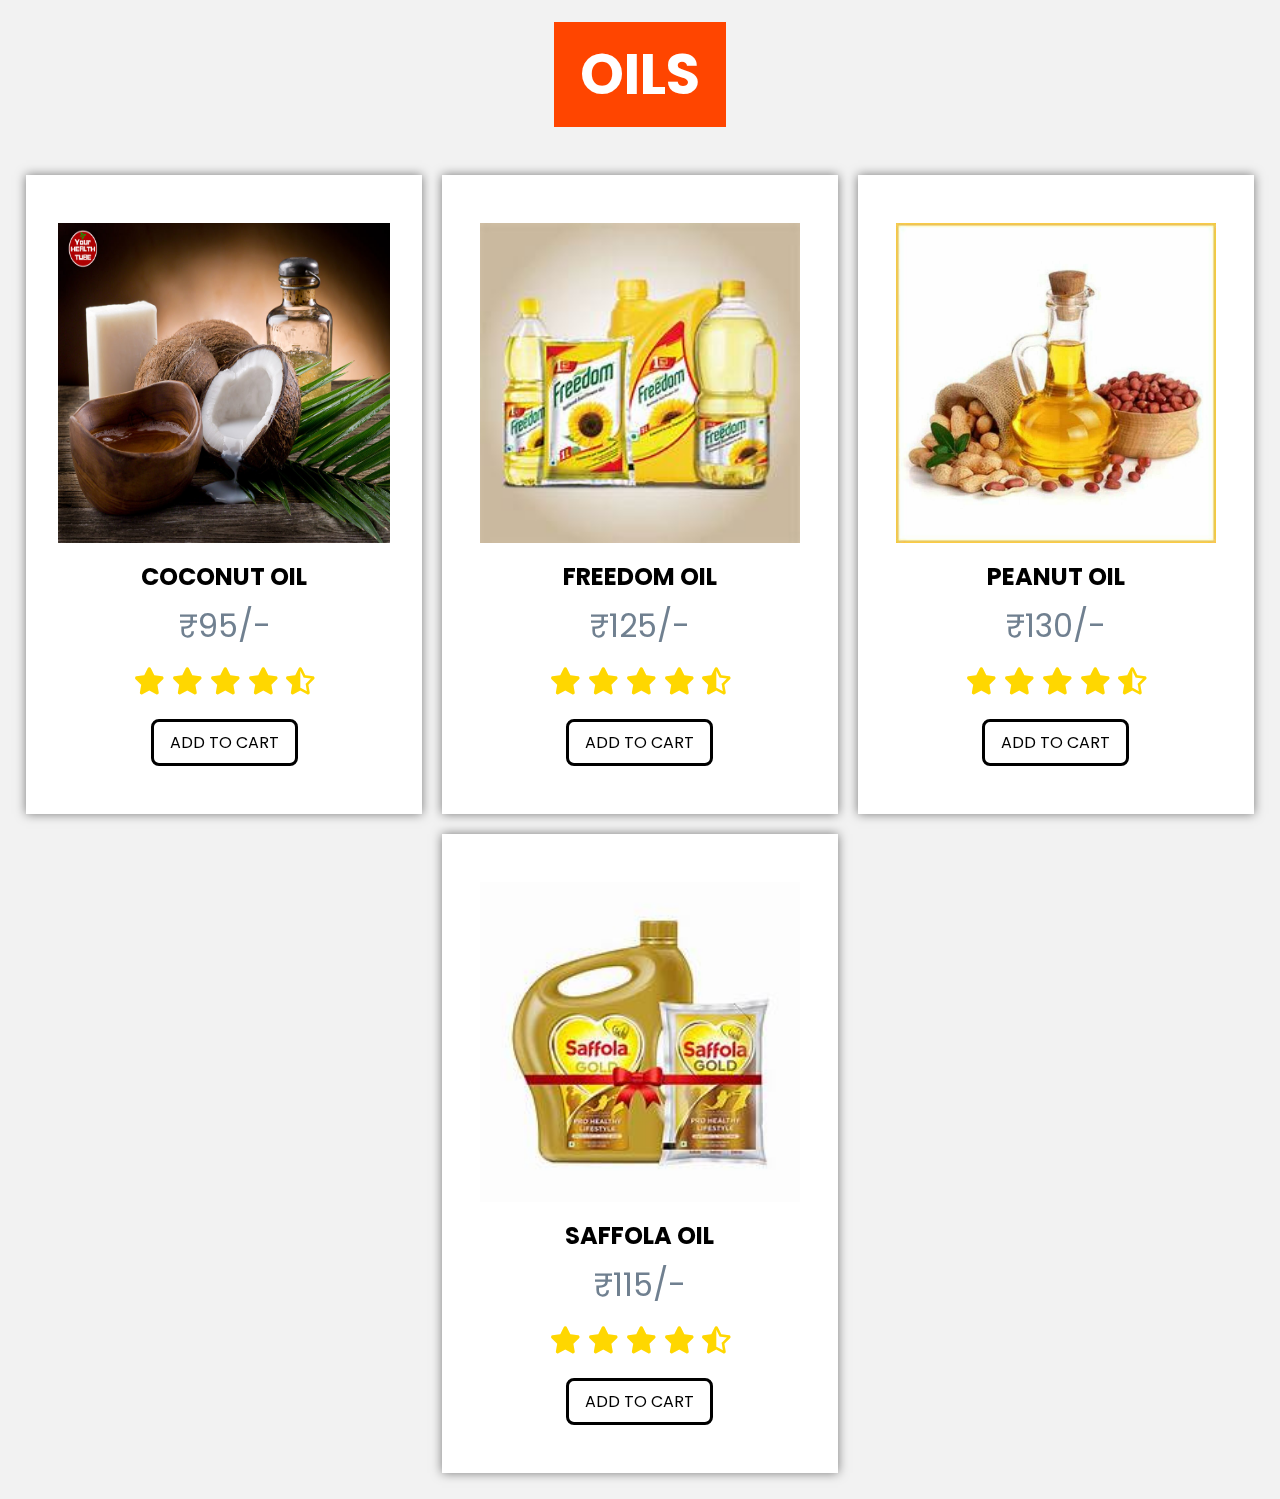
<file: oils.html>
<!DOCTYPE html>
<html lang="en">
<head>
    <meta charset="UTF-8">
    <meta name="viewport" content="width=device-width, initial-scale=1.0">
    <title>OILS</title>

    <link href="https://cdnjs.cloudflare.com/ajax/libs/font-awesome/5.15.4/css/all.min.css" rel="stylesheet">

    <link rel="stylesheet" href="https://cdn.jsdelivr.net/npm/swiper@11/swiper-bundle.min.css"/>

    <link rel="stylesheet" href="products.css">
</head>
<body>

    <section class="products" id="products">
        <h1 class="heading"> <span>OILS</span></h1>
        <div class="swiper product-slider">
            <div class="swiper-wrapper">
                <div class="swiper-slide box">
                    <img src="pulses/coconut oil.jpg" alt="">
                    <h3>Coconut oil</h3>
                    <div class="price">₹95/- </div>
                    <div class="stars">
                        <i class="fas fa-star"></i>
                        <i class="fas fa-star"></i>
                        <i class="fas fa-star"></i>
                        <i class="fas fa-star"></i>
                        <i class="fas fa-star-half-alt"></i>
                    </div>  
                    <a href="#" class="btn">add to cart</a>      
                </div>
    
                <div class="swiper-slide box">
                    <img src="pulses/freedom oil.jpeg" alt="">
                    <h3>Freedom oil</h3>
                    <div class="price">₹125/-</div>
                    <div class="stars">
                        <i class="fas fa-star"></i>
                        <i class="fas fa-star"></i>
                        <i class="fas fa-star"></i>
                        <i class="fas fa-star"></i>
                        <i class="fas fa-star-half-alt"></i>
                    </div>  
                    <a href="#" class="btn">add to cart</a>      
                </div>
    
                <div class="swiper-slide box">
                    <img src="pulses/peanut oil.jpg" alt="">
                    <h3>peanut oil</h3>
                    <div class="price">₹130/- </div>
                    <div class="stars">
                        <i class="fas fa-star"></i>
                        <i class="fas fa-star"></i>
                        <i class="fas fa-star"></i>
                        <i class="fas fa-star"></i>
                        <i class="fas fa-star-half-alt"></i>
                    </div>  
                    <a href="#" class="btn">add to cart</a>      
                </div>
    
                <div class="swiper-slide box">
                    <img src="pulses/saffola oil.jpeg" alt="">
                    <h3>Saffola oil</h3>
                    <div class="price">₹115/- </div>
                    <div class="stars">
                        <i class="fas fa-star"></i>
                        <i class="fas fa-star"></i>
                        <i class="fas fa-star"></i>
                        <i class="fas fa-star"></i>
                        <i class="fas fa-star-half-alt"></i>
                    </div>  
                    <a href="#" class="btn">add to cart</a> 
                </div>
            </div>
        </div>
    </section>
    
</body>
</html>
</file>
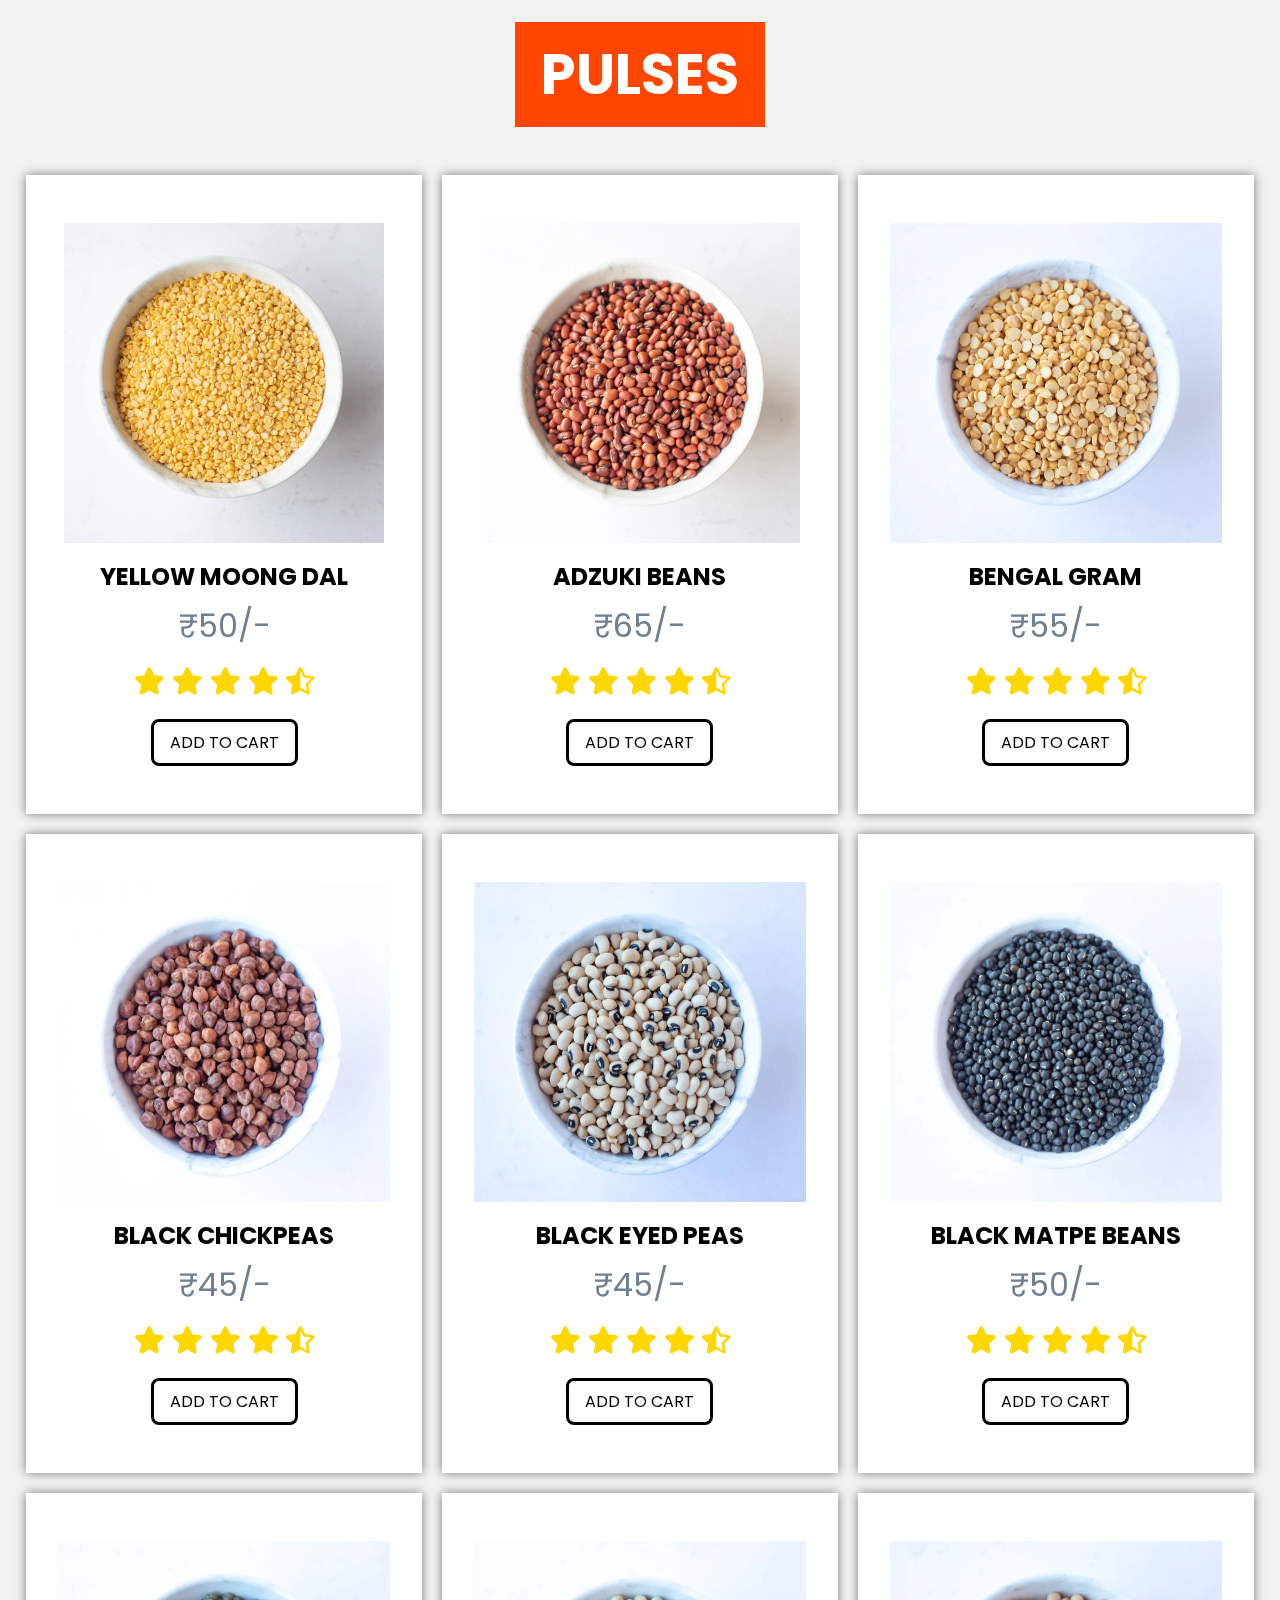
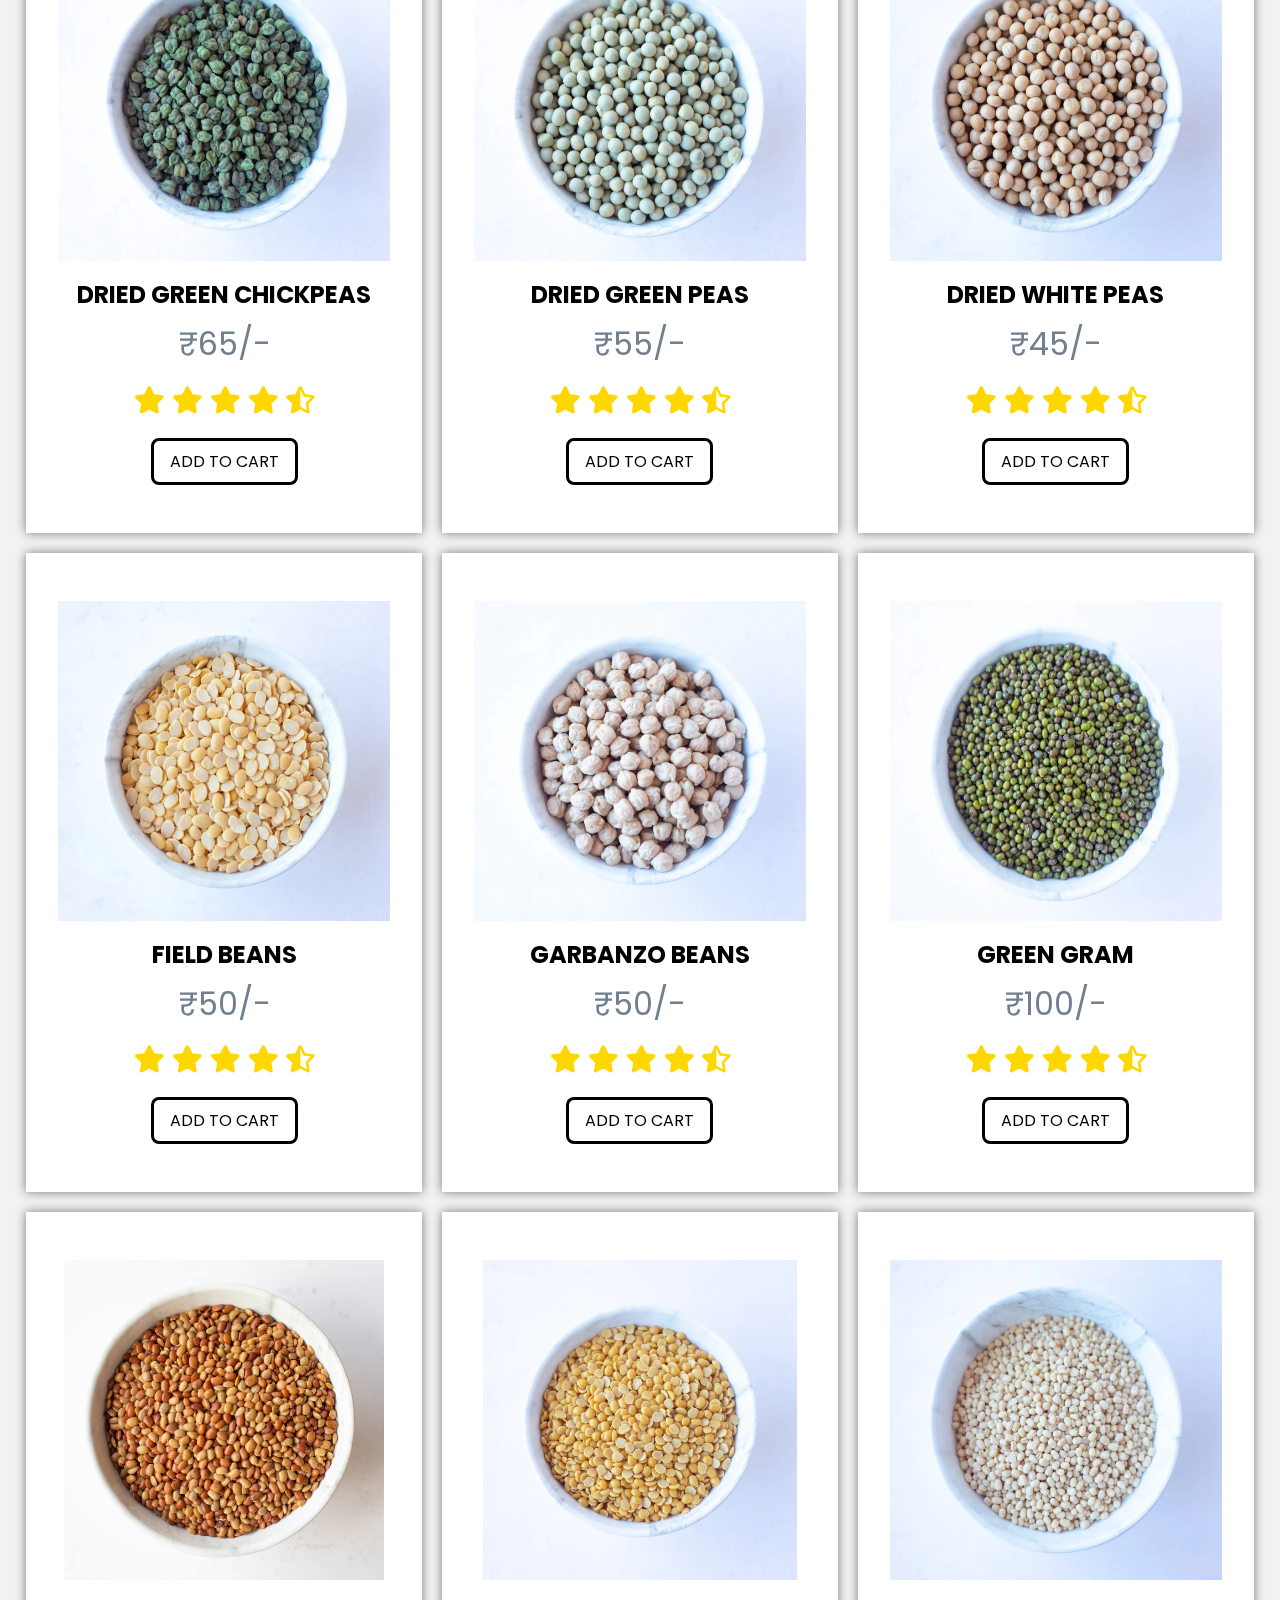
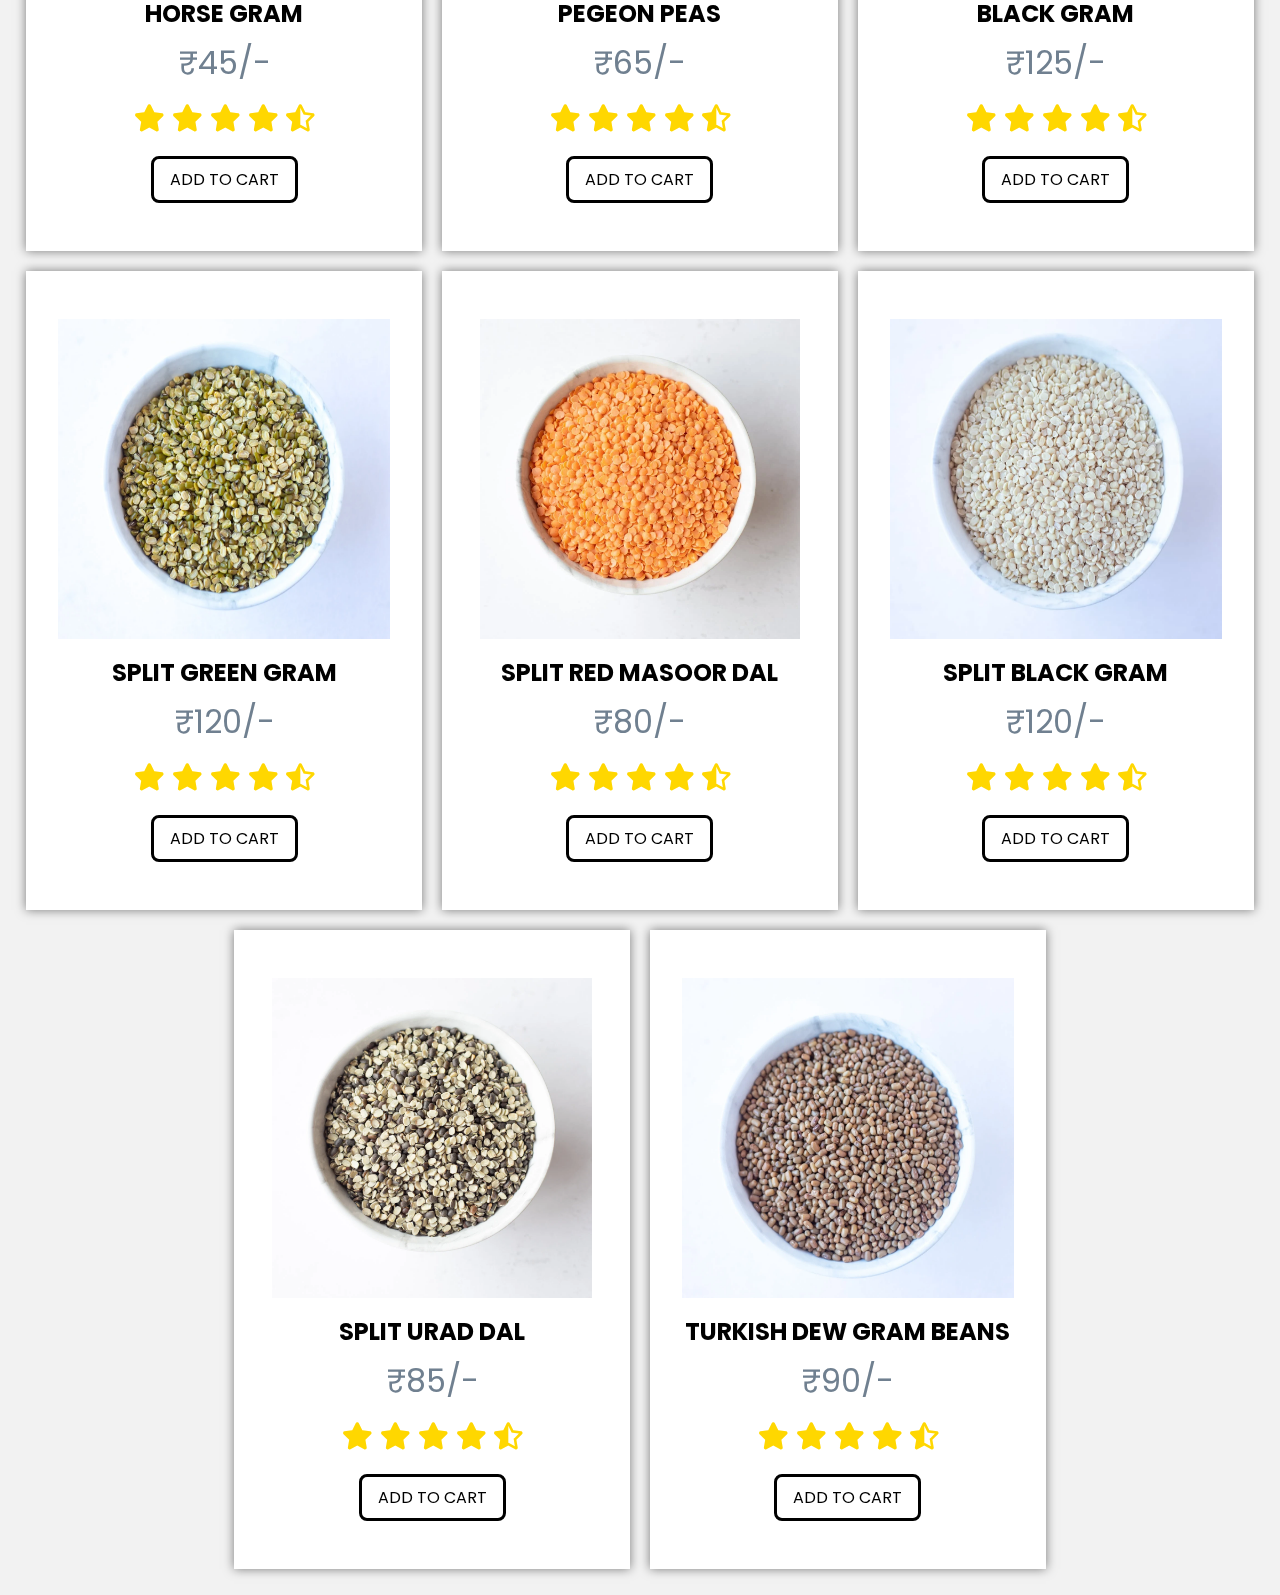
<file: pulses.html>
<!DOCTYPE html>
<html lang="en">
<head>
    <meta charset="UTF-8">
    <meta name="viewport" content="width=device-width, initial-scale=1.0">
    <title>PULSES</title>

    <link href="https://cdnjs.cloudflare.com/ajax/libs/font-awesome/5.15.4/css/all.min.css" rel="stylesheet">

    <link rel="stylesheet" href="https://cdn.jsdelivr.net/npm/swiper@11/swiper-bundle.min.css"/>

    <link rel="stylesheet" href="products.css">
</head>
<body>
    <section class="products" id="products">
        <h1 class="heading"> <span>PULSES</span></h1>
        <div class="swiper product-slider">
            <div class="swiper-wrapper"> 
                <div class="swiper-slide box">
                    <img src="pulses/yellow-moong-dal.webp" alt="">
                    <h3>yellow moong dal</h3>
                    <div class="price">₹50/- </div>
                    <div class="stars">
                        <i class="fas fa-star"></i>
                        <i class="fas fa-star"></i>
                        <i class="fas fa-star"></i>
                        <i class="fas fa-star"></i>
                        <i class="fas fa-star-half-alt"></i>
                    </div>  
                    <a href="#" class="btn">add to cart</a>      
                </div>
    
                <div class="swiper-slide box">
                    <img src="pulses/Adzuki-Beans-Chori.webp" alt="">
                    <h3>adzuki beans</h3>
                    <div class="price">₹65/-</div>
                    <div class="stars">
                        <i class="fas fa-star"></i>
                        <i class="fas fa-star"></i>
                        <i class="fas fa-star"></i>
                        <i class="fas fa-star"></i>
                        <i class="fas fa-star-half-alt"></i>
                    </div>  
                    <a href="#" class="btn">add to cart</a>      
                </div>
    
                <div class="swiper-slide box">
                    <img src="pulses/Bengal-Gram-Chana-Dal.webp" alt="">
                    <h3>bengal gram</h3>
                    <div class="price">₹55/- </div>
                    <div class="stars">
                        <i class="fas fa-star"></i>
                        <i class="fas fa-star"></i>
                        <i class="fas fa-star"></i>
                        <i class="fas fa-star"></i>
                        <i class="fas fa-star-half-alt"></i>
                    </div>  
                    <a href="#" class="btn">add to cart</a>      
                </div>
    
                <div class="swiper-slide box">
                    <img src="pulses/Black-Chickpea-Kala-Chana.webp" alt="">
                    <h3>black chickpeas</h3>
                    <div class="price">₹45/- </div>
                    <div class="stars">
                        <i class="fas fa-star"></i>
                        <i class="fas fa-star"></i>
                        <i class="fas fa-star"></i>
                        <i class="fas fa-star"></i>
                        <i class="fas fa-star-half-alt"></i>
                    </div>  
                    <a href="#" class="btn">add to cart</a>      
                </div>
    
                <div class="swiper-slide box">
                    <img src="pulses/Black-eyed-Peas-Cowpea-LobiaChawli-Raungi.webp" alt="">
                    <h3>black eyed peas</h3>
                    <div class="price">₹45/- </div>
                    <div class="stars">
                        <i class="fas fa-star"></i>
                        <i class="fas fa-star"></i>
                        <i class="fas fa-star"></i>
                        <i class="fas fa-star"></i>
                        <i class="fas fa-star-half-alt"></i>
                    </div>  
                    <a href="#" class="btn">add to cart</a>      
                </div>
           
                <div class="swiper-slide box">
                    <img src="pulses/Black-Matpe-Beans-Sabut-Urad.webp" alt="">
                    <h3>black matpe beans</h3>
                    <div class="price">₹50/- </div>
                    <div class="stars">
                        <i class="fas fa-star"></i>
                        <i class="fas fa-star"></i>
                        <i class="fas fa-star"></i>
                        <i class="fas fa-star"></i>
                        <i class="fas fa-star-half-alt"></i>
                    </div>  
                    <a href="#" class="btn">add to cart</a>      
                </div>
    
                <div class="swiper-slide box">
                    <img src="pulses/Dried-Green-Chickpeas-Hara-Chana.webp" alt="">
                    <h3>dried green chickpeas</h3>
                    <div class="price">₹65/-</div>
                    <div class="stars">
                        <i class="fas fa-star"></i>
                        <i class="fas fa-star"></i>
                        <i class="fas fa-star"></i>
                        <i class="fas fa-star"></i>
                        <i class="fas fa-star-half-alt"></i>
                    </div>  
                    <a href="#" class="btn">add to cart</a>      
                </div>
    
                <div class="swiper-slide box">
                    <img src="pulses/Dried-Green-Peas.webp" alt="">
                    <h3>dried green peas</h3>
                    <div class="price">₹55/- </div>
                    <div class="stars">
                        <i class="fas fa-star"></i>
                        <i class="fas fa-star"></i>
                        <i class="fas fa-star"></i>
                        <i class="fas fa-star"></i>
                        <i class="fas fa-star-half-alt"></i>
                    </div>  
                    <a href="#" class="btn">add to cart</a>      
                </div>
    
                <div class="swiper-slide box">
                    <img src="pulses/Dried-White-Peas.webp" alt="">
                    <h3>dried white peas</h3>
                    <div class="price">₹45/- </div>
                    <div class="stars">
                        <i class="fas fa-star"></i>
                        <i class="fas fa-star"></i>
                        <i class="fas fa-star"></i>
                        <i class="fas fa-star"></i>
                        <i class="fas fa-star-half-alt"></i>
                    </div>  
                    <a href="#" class="btn">add to cart</a>      
                </div>
    
                <div class="swiper-slide box">
                    <img src="pulses/Field-Beans-Val-Dal.webp" alt="">
                    <h3>field beans</h3>
                    <div class="price">₹50/- </div>
                    <div class="stars">
                        <i class="fas fa-star"></i>
                        <i class="fas fa-star"></i>
                        <i class="fas fa-star"></i>
                        <i class="fas fa-star"></i>
                        <i class="fas fa-star-half-alt"></i>
                    </div>  
                    <a href="#" class="btn">add to cart</a>      
                </div>

                <div class="swiper-slide box">
                    <img src="pulses/Garbanzo-Beans-Kabuli-Chana-Chhole.webp" alt="">
                    <h3>garbanzo beans</h3>
                    <div class="price">₹50/- </div>
                    <div class="stars">
                        <i class="fas fa-star"></i>
                        <i class="fas fa-star"></i>
                        <i class="fas fa-star"></i>
                        <i class="fas fa-star"></i>
                        <i class="fas fa-star-half-alt"></i>
                    </div>  
                    <a href="#" class="btn">add to cart</a>      
                </div>
    
                <div class="swiper-slide box">
                    <img src="pulses/Green-Gram.webp" alt="">
                    <h3>green gram</h3>
                    <div class="price">₹100/-</div>
                    <div class="stars">
                        <i class="fas fa-star"></i>
                        <i class="fas fa-star"></i>
                        <i class="fas fa-star"></i>
                        <i class="fas fa-star"></i>
                        <i class="fas fa-star-half-alt"></i>
                    </div>  
                    <a href="#" class="btn">add to cart</a>      
                </div>
    
                <div class="swiper-slide box">
                    <img src="pulses/Horse-Gram-Kulthi-Kuleeth-Kollu-.jpg" alt="">
                    <h3>horse gram</h3>
                    <div class="price">₹45/- </div>
                    <div class="stars">
                        <i class="fas fa-star"></i>
                        <i class="fas fa-star"></i>
                        <i class="fas fa-star"></i>
                        <i class="fas fa-star"></i>
                        <i class="fas fa-star-half-alt"></i>
                    </div>  
                    <a href="#" class="btn">add to cart</a>      
                </div>
    
                <div class="swiper-slide box">
                    <img src="pulses/Pigeon-Peas.webp" alt="">
                    <h3>pegeon peas</h3>
                    <div class="price">₹65/- </div>
                    <div class="stars">
                        <i class="fas fa-star"></i>
                        <i class="fas fa-star"></i>
                        <i class="fas fa-star"></i>
                        <i class="fas fa-star"></i>
                        <i class="fas fa-star-half-alt"></i>
                    </div>  
                    <a href="#" class="btn">add to cart</a>      
                </div>
    
                <div class="swiper-slide box">
                    <img src="pulses/Skinned-black-gram.webp" alt="">
                    <h3>black gram</h3>
                    <div class="price">₹125/- </div>
                    <div class="stars">
                        <i class="fas fa-star"></i>
                        <i class="fas fa-star"></i>
                        <i class="fas fa-star"></i>
                        <i class="fas fa-star"></i>
                        <i class="fas fa-star-half-alt"></i>
                    </div>  
                    <a href="#" class="btn">add to cart</a>      
                </div>
           
                <div class="swiper-slide box">
                    <img src="pulses/Split-green-gram.webp" alt="">
                    <h3>split green gram</h3>
                    <div class="price">₹120/- </div>
                    <div class="stars">
                        <i class="fas fa-star"></i>
                        <i class="fas fa-star"></i>
                        <i class="fas fa-star"></i>
                        <i class="fas fa-star"></i>
                        <i class="fas fa-star-half-alt"></i>
                    </div>  
                    <a href="#" class="btn">add to cart</a>      
                </div>
    
                <div class="swiper-slide box">
                    <img src="pulses/Split-Red-Lentil-Masoor dal.webp" alt="">
                    <h3>split red masoor dal</h3>
                    <div class="price">₹80/-</div>
                    <div class="stars">
                        <i class="fas fa-star"></i>
                        <i class="fas fa-star"></i>
                        <i class="fas fa-star"></i>
                        <i class="fas fa-star"></i>
                        <i class="fas fa-star-half-alt"></i>
                    </div>  
                    <a href="#" class="btn">add to cart</a>      
                </div>
    
                <div class="swiper-slide box">
                    <img src="pulses/Split-Skinned-Black-Gram.webp" alt="">
                    <h3>split black gram</h3>
                    <div class="price">₹120/- </div>
                    <div class="stars">
                        <i class="fas fa-star"></i>
                        <i class="fas fa-star"></i>
                        <i class="fas fa-star"></i>
                        <i class="fas fa-star"></i>
                        <i class="fas fa-star-half-alt"></i>
                    </div>  
                    <a href="#" class="btn">add to cart</a>      
                </div>
    
                <div class="swiper-slide box">
                    <img src="pulses/split-urad-dal-with-skin.webp" alt="">
                    <h3>split urad dal</h3>
                    <div class="price">₹85/- </div>
                    <div class="stars">
                        <i class="fas fa-star"></i>
                        <i class="fas fa-star"></i>
                        <i class="fas fa-star"></i>
                        <i class="fas fa-star"></i>
                        <i class="fas fa-star-half-alt"></i>
                    </div>  
                    <a href="#" class="btn">add to cart</a>      
                </div>
    
                <div class="swiper-slide box">
                    <img src="pulses/Turkish-Dew-Gram-Beans-Matki-Moth-Beans.webp" alt="">
                    <h3>turkish dew gram beans</h3>
                    <div class="price">₹90/- </div>
                    <div class="stars">
                        <i class="fas fa-star"></i>
                        <i class="fas fa-star"></i>
                        <i class="fas fa-star"></i>
                        <i class="fas fa-star"></i>
                        <i class="fas fa-star-half-alt"></i>
                    </div>  
                    <a href="#" class="btn">add to cart</a>      
                </div>
            </div>
        </div>
    </section>

    <script>

var swiper = new Swiper(".product-slider", {
    loop:true,
    spaceBetween: 20,
    autoplay:{
        delay:7500,
        disableOnIntereaction:false,
    },
    centeredSlides:true,
    breakpoints: {
      0: {
        slidesPerView: 1,
      },
      768: {
        slidesPerView: 2,
      },
      1020: {
        slidesPerView: 3,
      },
    },
});
    </script>
    
</body>
</html>
</file>
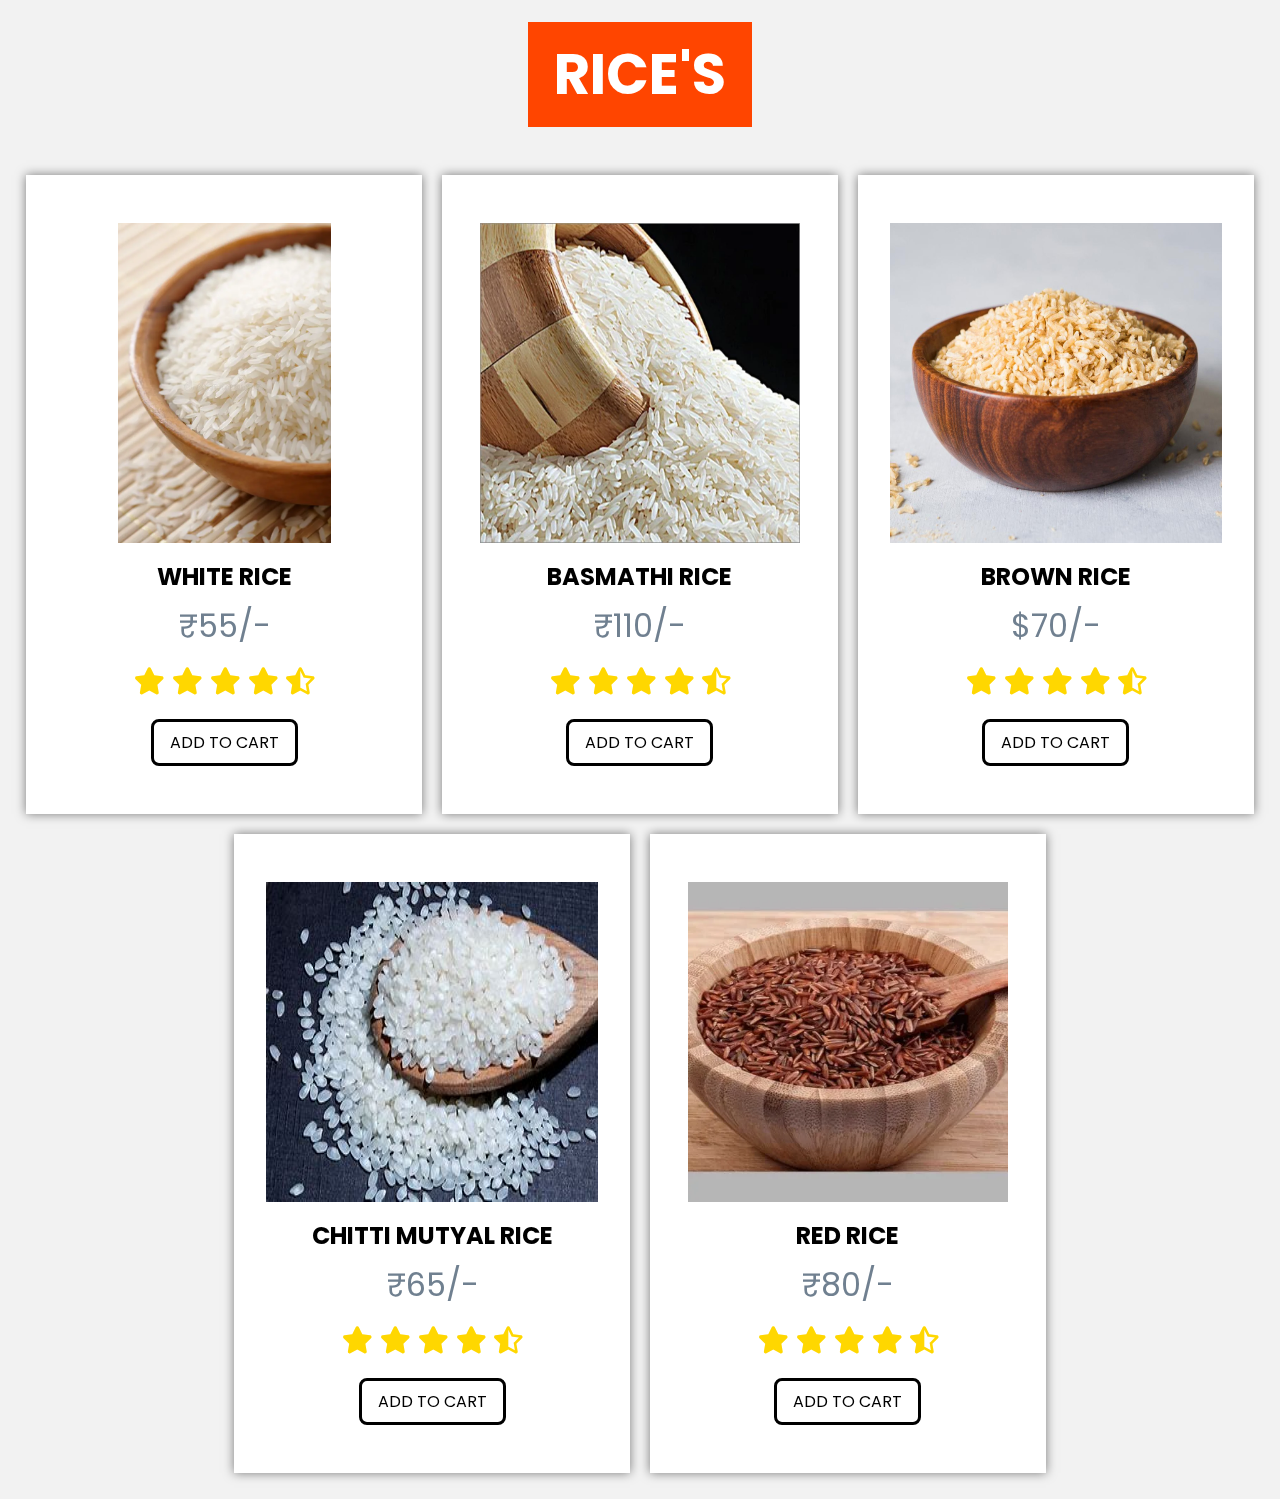
<file: rices.html>
<!DOCTYPE html>
<html lang="en">
<head>
    <meta charset="UTF-8">
    <meta name="viewport" content="width=device-width, initial-scale=1.0">
    <title>RICE'S </title>

    <link href="https://cdnjs.cloudflare.com/ajax/libs/font-awesome/5.15.4/css/all.min.css" rel="stylesheet">

    <link rel="stylesheet" href="https://cdn.jsdelivr.net/npm/swiper@11/swiper-bundle.min.css"/>

    <link rel="stylesheet" href="products.css">
</head>
<body>

    <section class="products" id="products">
       

        <h1 class="heading"> <span>RICE'S</span></h1>
        <div class="swiper product-slider">
            <div class="swiper-wrapper">
                <div class="swiper-slide box">
                    <img src="pulses/white rice.webp" alt="" >
                    <h3>White Rice</h3>
                    <div class="price">₹55/- </div>
                    <div class="stars">
                        <i class="fas fa-star"></i>
                        <i class="fas fa-star"></i>
                        <i class="fas fa-star"></i>
                        <i class="fas fa-star"></i>
                        <i class="fas fa-star-half-alt"></i>
                    </div>   
                    <a href="#" class="btn" >Add to Cart</a>  
                   
                </div>
    
                <div class="swiper-slide box">
                    <img src="pulses/basmathi rice.webp" alt="" >
                    <h3>basmathi rice</h3>
                    <div class="price">₹110/-</div>
                    <div class="stars">
                        <i class="fas fa-star"></i>
                        <i class="fas fa-star"></i>
                        <i class="fas fa-star"></i>
                        <i class="fas fa-star"></i>
                        <i class="fas fa-star-half-alt"></i>
                    </div>  
                    <a href="#" class="btn">add to cart</a>      
                </div>
    
                <div class="swiper-slide box">
                    <img src="pulses/brown rice.jpg" alt="">
                    <h3>brown rice</h3>
                    <div class="price">$70/- </div>
                    <div class="stars">
                        <i class="fas fa-star"></i>
                        <i class="fas fa-star"></i>
                        <i class="fas fa-star"></i>
                        <i class="fas fa-star"></i>
                        <i class="fas fa-star-half-alt"></i>
                    </div>  
                    <a href="#" class="btn">add to cart</a>      
                </div>
    
                <div class="swiper-slide box">
                    <img src="pulses/chitti mutyalu rice.jpeg" alt="">
                    <h3>chitti mutyal rice</h3>
                    <div class="price">₹65/- </div>
                    <div class="stars">
                        <i class="fas fa-star"></i>
                        <i class="fas fa-star"></i>
                        <i class="fas fa-star"></i>
                        <i class="fas fa-star"></i>
                        <i class="fas fa-star-half-alt"></i>
                    </div>  
                    <a href="#" class="btn">add to cart</a>      
                </div>
    
                <div class="swiper-slide box">
                    <img src="pulses/red rice.webp" alt="">
                    <h3>red rice</h3>
                    <div class="price">₹80/- </div>
                    <div class="stars">
                        <i class="fas fa-star"></i>
                        <i class="fas fa-star"></i>
                        <i class="fas fa-star"></i>
                        <i class="fas fa-star"></i>
                        <i class="fas fa-star-half-alt"></i>
                    </div>  
                    <a href="#" class="btn">add to cart</a>      
                </div>
            </div>
        </div>
    </section>


    

    <script>

var swiper = new Swiper(".product-slider", {
    loop:true,
    spaceBetween: 20,
    autoplay:{
        delay:7500,
        disableOnIntereaction:false,
    },
    centeredSlides:true,
    breakpoints: {
      0: {
        slidesPerView: 1,
      },
      768: {
        slidesPerView: 2,
      },
      1020: {
        slidesPerView: 3,
      },
    },
});



 </script>

    
    
</body>
</html>
</file>
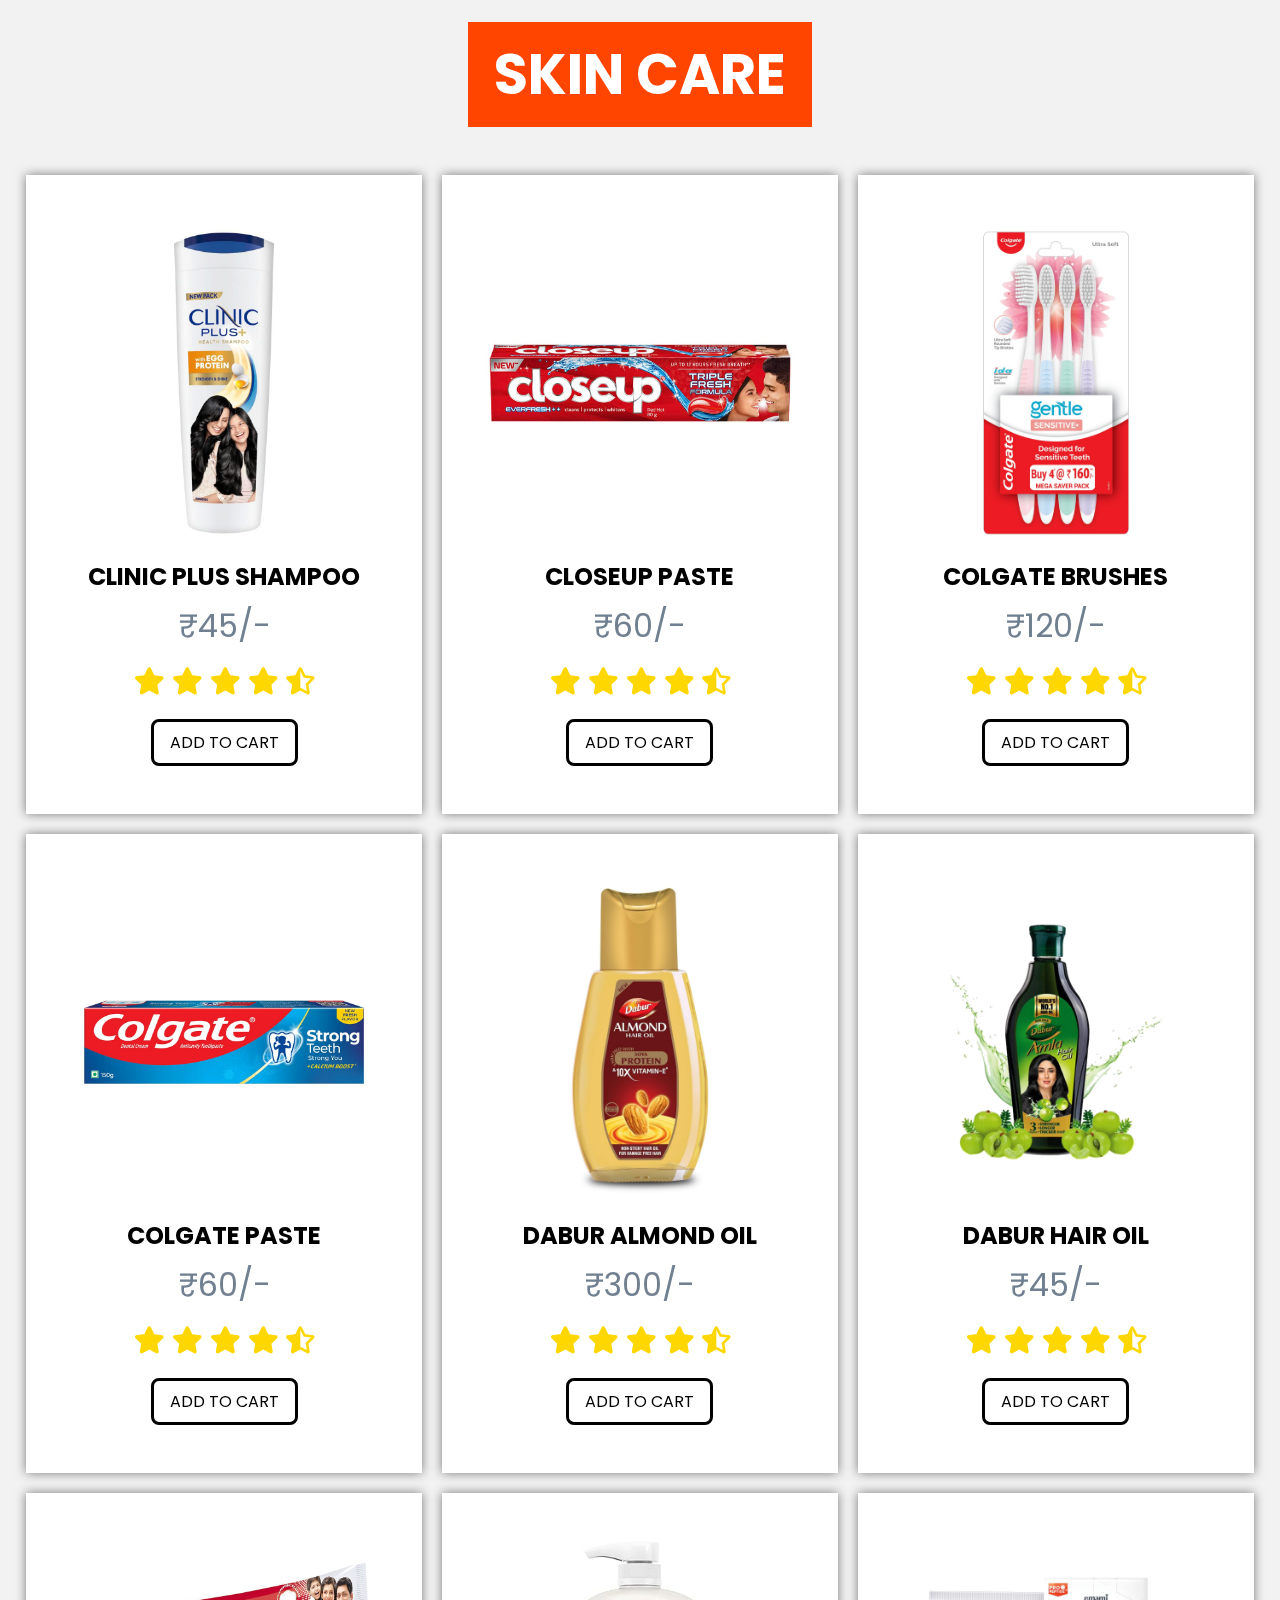
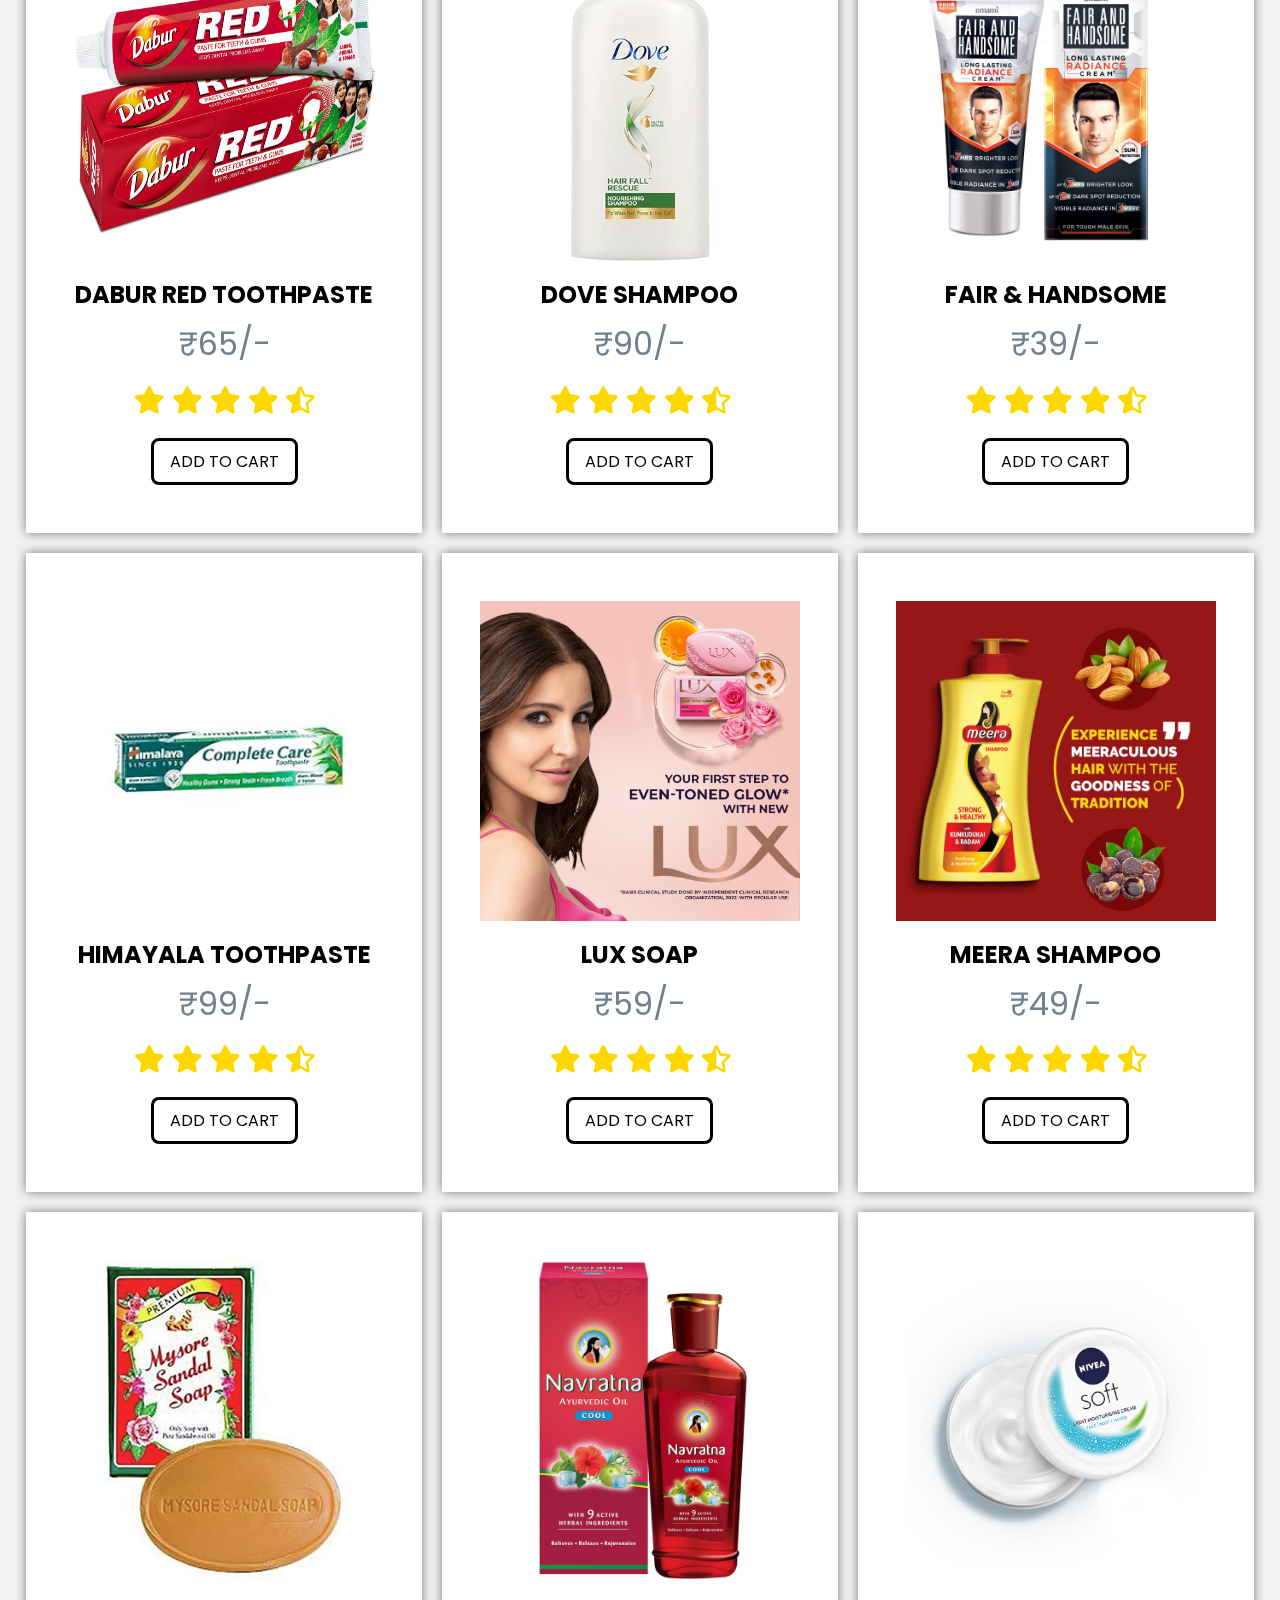
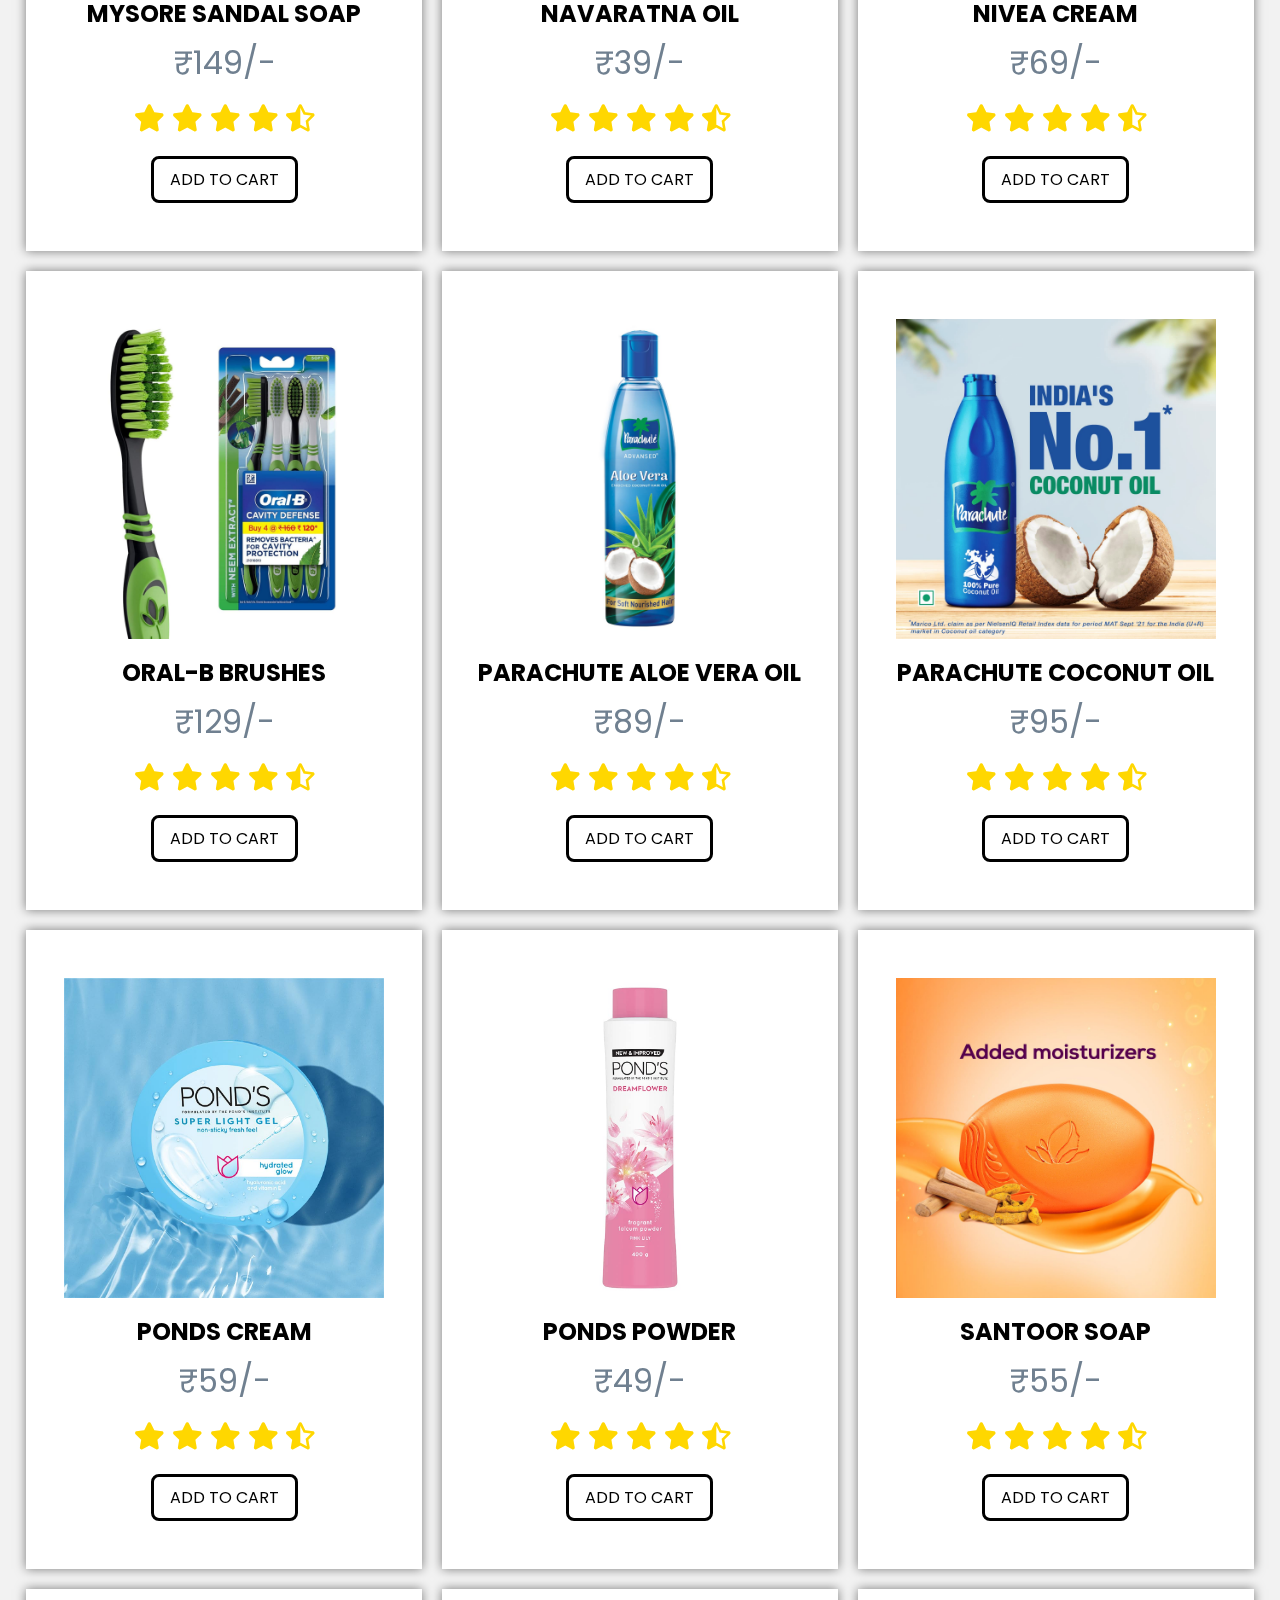
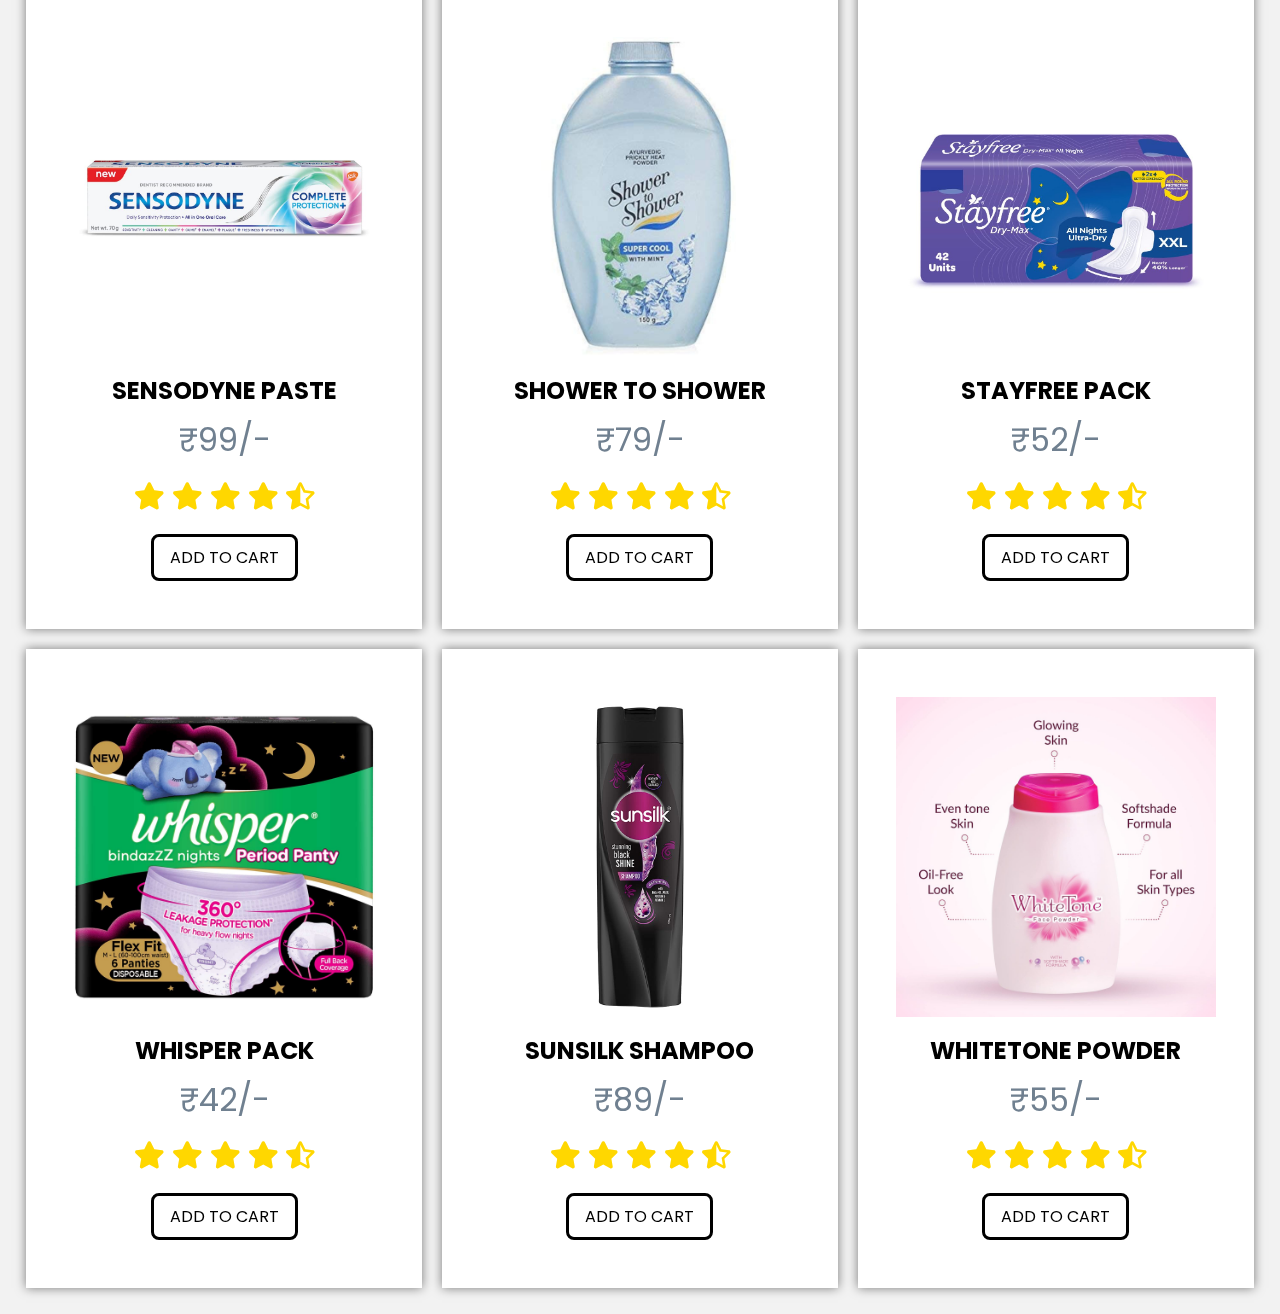
<file: skincare.html>
<!DOCTYPE html>
<html lang="en">
<head>
    <meta charset="UTF-8">
    <meta name="viewport" content="width=device-width, initial-scale=1.0">
    <title>SKIN CARE</title>
    <link href="https://cdnjs.cloudflare.com/ajax/libs/font-awesome/5.15.4/css/all.min.css" rel="stylesheet">

    <link rel="stylesheet" href="https://cdn.jsdelivr.net/npm/swiper@11/swiper-bundle.min.css"/>

    <link rel="stylesheet" href="products.css">
</head>
<body>
    <section class="products" id="products">
        <h1 class="heading"> <span>SKIN CARE</span></h1>
        <div class="swiper product-slider">
            <div class="swiper-wrapper">
                <div class="swiper-slide box">
                    <img src="pulses/clinic plus shampoo.jpg" alt="">
                    <h3>Clinic plus shampoo</h3>
                    <div class="price">₹45/- </div>
                    <div class="stars">
                        <i class="fas fa-star"></i>
                        <i class="fas fa-star"></i>
                        <i class="fas fa-star"></i>
                        <i class="fas fa-star"></i>
                        <i class="fas fa-star-half-alt"></i>
                    </div>  
                    <a href="#" class="btn">add to cart</a>      
                </div>
    
                <div class="swiper-slide box">
                    <img src="pulses/closeup paste.jpg" alt="">
                    <h3>Closeup paste</h3>
                    <div class="price">₹60/-</div>
                    <div class="stars">
                        <i class="fas fa-star"></i>
                        <i class="fas fa-star"></i>
                        <i class="fas fa-star"></i>
                        <i class="fas fa-star"></i>
                        <i class="fas fa-star-half-alt"></i>
                    </div>  
                    <a href="#" class="btn">add to cart</a>      
                </div>
    
                <div class="swiper-slide box">
                    <img src="pulses/colgate brushes.jpg" alt="">
                    <h3>colgate brushes</h3>
                    <div class="price">₹120/- </div>
                    <div class="stars">
                        <i class="fas fa-star"></i>
                        <i class="fas fa-star"></i>
                        <i class="fas fa-star"></i>
                        <i class="fas fa-star"></i>
                        <i class="fas fa-star-half-alt"></i>
                    </div>  
                    <a href="#" class="btn">add to cart</a>      
                </div>
    
                <div class="swiper-slide box">
                    <img src="pulses/colgate paste.jpg" alt="">
                    <h3>colgate paste</h3>
                    <div class="price">₹60/- </div>
                    <div class="stars">
                        <i class="fas fa-star"></i>
                        <i class="fas fa-star"></i>
                        <i class="fas fa-star"></i>
                        <i class="fas fa-star"></i>
                        <i class="fas fa-star-half-alt"></i>
                    </div>  
                    <a href="#" class="btn">add to cart</a>      
                </div>
    
                <div class="swiper-slide box">
                    <img src="pulses/dabur almond oil.jpg" alt="">
                    <h3>dabur almond oil</h3>
                    <div class="price">₹300/- </div>
                    <div class="stars">
                        <i class="fas fa-star"></i>
                        <i class="fas fa-star"></i>
                        <i class="fas fa-star"></i>
                        <i class="fas fa-star"></i>
                        <i class="fas fa-star-half-alt"></i>
                    </div>  
                    <a href="#" class="btn">add to cart</a>      
                </div>
           
                <div class="swiper-slide box">
                    <img src="pulses/dabur hair oil.webp" alt="">
                    <h3>dabur hair oil</h3>
                    <div class="price">₹45/- </div>
                    <div class="stars">
                        <i class="fas fa-star"></i>
                        <i class="fas fa-star"></i>
                        <i class="fas fa-star"></i>
                        <i class="fas fa-star"></i>
                        <i class="fas fa-star-half-alt"></i>
                    </div>  
                    <a href="#" class="btn">add to cart</a>      
                </div>
    
                <div class="swiper-slide box">
                    <img src="pulses/DABUR_RED_TOOTHPASTE.jpg" alt="">
                    <h3>dabur red toothpaste</h3>
                    <div class="price">₹65/-</div>
                    <div class="stars">
                        <i class="fas fa-star"></i>
                        <i class="fas fa-star"></i>
                        <i class="fas fa-star"></i>
                        <i class="fas fa-star"></i>
                        <i class="fas fa-star-half-alt"></i>
                    </div>  
                    <a href="#" class="btn">add to cart</a>      
                </div>
    
                <div class="swiper-slide box">
                    <img src="pulses/dove shampoo.jpg" alt="">
                    <h3>dove shampoo</h3>
                    <div class="price">₹90/- </div>
                    <div class="stars">
                        <i class="fas fa-star"></i>
                        <i class="fas fa-star"></i>
                        <i class="fas fa-star"></i>
                        <i class="fas fa-star"></i>
                        <i class="fas fa-star-half-alt"></i>
                    </div>  
                    <a href="#" class="btn">add to cart</a>      
                </div>
    
                <div class="swiper-slide box">
                    <img src="pulses/fair and handsome cream.jpg" alt="">
                    <h3>fair & handsome </h3>
                    <div class="price">₹39/- </div>
                    <div class="stars">
                        <i class="fas fa-star"></i>
                        <i class="fas fa-star"></i>
                        <i class="fas fa-star"></i>
                        <i class="fas fa-star"></i>
                        <i class="fas fa-star-half-alt"></i>
                    </div>  
                    <a href="#" class="btn">add to cart</a>      
                </div>
    
                <div class="swiper-slide box">
                    <img src="pulses/himalaya.webp" alt="">
                    <h3>himayala toothpaste</h3>
                    <div class="price">₹99/- </div>
                    <div class="stars">
                        <i class="fas fa-star"></i>
                        <i class="fas fa-star"></i>
                        <i class="fas fa-star"></i>
                        <i class="fas fa-star"></i>
                        <i class="fas fa-star-half-alt"></i>
                    </div>  
                    <a href="#" class="btn">add to cart</a>      
                </div>
    
                <div class="swiper-slide box">
                    <img src="pulses/lux soap.jpg" alt="">
                    <h3>lux soap</h3>
                    <div class="price">₹59/- </div>
                    <div class="stars">
                        <i class="fas fa-star"></i>
                        <i class="fas fa-star"></i>
                        <i class="fas fa-star"></i>
                        <i class="fas fa-star"></i>
                        <i class="fas fa-star-half-alt"></i>
                    </div>  
                    <a href="#" class="btn">add to cart</a>      
                </div>
    
                <div class="swiper-slide box">
                    <img src="pulses/meera shampoo.jpg" alt="">
                    <h3>meera shampoo</h3>
                    <div class="price">₹49/- </div>
                    <div class="stars">
                        <i class="fas fa-star"></i>
                        <i class="fas fa-star"></i>
                        <i class="fas fa-star"></i>
                        <i class="fas fa-star"></i>
                        <i class="fas fa-star-half-alt"></i>
                    </div>  
                    <a href="#" class="btn">add to cart</a>      
                </div>
    
                <div class="swiper-slide box">
                    <img src="pulses/mysore sandal soap.jpg" alt="">
                    <h3>mysore sandal soap</h3>
                    <div class="price">₹149/- </div>
                    <div class="stars">
                        <i class="fas fa-star"></i>
                        <i class="fas fa-star"></i>
                        <i class="fas fa-star"></i>
                        <i class="fas fa-star"></i>
                        <i class="fas fa-star-half-alt"></i>
                    </div>  
                    <a href="#" class="btn">add to cart</a>      
                </div>
    
                <div class="swiper-slide box">
                    <img src="pulses/navratna oil.jpg" alt="">
                    <h3>navaratna oil</h3>
                    <div class="price">₹39/- </div>
                    <div class="stars">
                        <i class="fas fa-star"></i>
                        <i class="fas fa-star"></i>
                        <i class="fas fa-star"></i>
                        <i class="fas fa-star"></i>
                        <i class="fas fa-star-half-alt"></i>
                    </div>  
                    <a href="#" class="btn">add to cart</a>      
                </div>
    
                <div class="swiper-slide box">
                    <img src="pulses/nivea cream.jpg" alt="">
                    <h3>nivea cream</h3>
                    <div class="price">₹69/- </div>
                    <div class="stars">
                        <i class="fas fa-star"></i>
                        <i class="fas fa-star"></i>
                        <i class="fas fa-star"></i>
                        <i class="fas fa-star"></i>
                        <i class="fas fa-star-half-alt"></i>
                    </div>  
                    <a href="#" class="btn">add to cart</a>      
                </div>
    
                <div class="swiper-slide box">
                    <img src="pulses/oral B brushes.jpg" alt="">
                    <h3>oral-b brushes</h3>
                    <div class="price">₹129/- </div>
                    <div class="stars">
                        <i class="fas fa-star"></i>
                        <i class="fas fa-star"></i>
                        <i class="fas fa-star"></i>
                        <i class="fas fa-star"></i>
                        <i class="fas fa-star-half-alt"></i>
                    </div>  
                    <a href="#" class="btn">add to cart</a>      
                </div>
    
                <div class="swiper-slide box">
                    <img src="pulses/parachute aloe vera oil.jpg" alt="">
                    <h3>parachute aloe vera oil</h3>
                    <div class="price">₹89/- </div>
                    <div class="stars">
                        <i class="fas fa-star"></i>
                        <i class="fas fa-star"></i>
                        <i class="fas fa-star"></i>
                        <i class="fas fa-star"></i>
                        <i class="fas fa-star-half-alt"></i>
                    </div>  
                    <a href="#" class="btn">add to cart</a>      
                </div>
    
                <div class="swiper-slide box">
                    <img src="pulses/parachute coco oil.jpg" alt="">
                    <h3>parachute coconut oil</h3>
                    <div class="price">₹95/- </div>
                    <div class="stars">
                        <i class="fas fa-star"></i>
                        <i class="fas fa-star"></i>
                        <i class="fas fa-star"></i>
                        <i class="fas fa-star"></i>
                        <i class="fas fa-star-half-alt"></i>
                    </div>  
                    <a href="#" class="btn">add to cart</a>      
                </div>
    
                <div class="swiper-slide box">
                    <img src="pulses/ponds cream.jpg" alt="">
                    <h3>ponds cream</h3>
                    <div class="price">₹59/- </div>
                    <div class="stars">
                        <i class="fas fa-star"></i>
                        <i class="fas fa-star"></i>
                        <i class="fas fa-star"></i>
                        <i class="fas fa-star"></i>
                        <i class="fas fa-star-half-alt"></i>
                    </div>  
                    <a href="#" class="btn">add to cart</a>      
                </div>
    
                <div class="swiper-slide box">
                    <img src="pulses/ponds powder.jpg" alt="">
                    <h3>ponds powder</h3>
                    <div class="price">₹49/- </div>
                    <div class="stars">
                        <i class="fas fa-star"></i>
                        <i class="fas fa-star"></i>
                        <i class="fas fa-star"></i>
                        <i class="fas fa-star"></i>
                        <i class="fas fa-star-half-alt"></i>
                    </div>  
                    <a href="#" class="btn">add to cart</a>      
                </div>
    
                <div class="swiper-slide box">
                    <img src="pulses/santoor soap.jpg" alt="">
                    <h3>santoor soap</h3>
                    <div class="price">₹55/- </div>
                    <div class="stars">
                        <i class="fas fa-star"></i>
                        <i class="fas fa-star"></i>
                        <i class="fas fa-star"></i>
                        <i class="fas fa-star"></i>
                        <i class="fas fa-star-half-alt"></i>
                    </div>  
                    <a href="#" class="btn">add to cart</a>      
                </div>
    
                <div class="swiper-slide box">
                    <img src="pulses/sensodyne paste.jpg" alt="">
                    <h3>sensodyne paste</h3>
                    <div class="price">₹99/- </div>
                    <div class="stars">
                        <i class="fas fa-star"></i>
                        <i class="fas fa-star"></i>
                        <i class="fas fa-star"></i>
                        <i class="fas fa-star"></i>
                        <i class="fas fa-star-half-alt"></i>
                    </div>  
                    <a href="#" class="btn">add to cart</a>      
                </div>
    
                <div class="swiper-slide box">
                    <img src="pulses/shower to shower powder.jpg" alt="">
                    <h3>shower to shower</h3>
                    <div class="price">₹79/- </div>
                    <div class="stars">
                        <i class="fas fa-star"></i>
                        <i class="fas fa-star"></i>
                        <i class="fas fa-star"></i>
                        <i class="fas fa-star"></i>
                        <i class="fas fa-star-half-alt"></i>
                    </div>  
                    <a href="#" class="btn">add to cart</a>      
                </div>
    
                <div class="swiper-slide box">
                    <img src="pulses/stayfree pack.jpg" alt="">
                    <h3>stayfree pack</h3>
                    <div class="price">₹52/- </div>
                    <div class="stars">
                        <i class="fas fa-star"></i>
                        <i class="fas fa-star"></i>
                        <i class="fas fa-star"></i>
                        <i class="fas fa-star"></i>
                        <i class="fas fa-star-half-alt"></i>
                    </div>  
                    <a href="#" class="btn">add to cart</a>      
                </div>
    
                <div class="swiper-slide box">
                    <img src="pulses/whisper pack.jpg" alt="">
                    <h3>whisper pack</h3>
                    <div class="price">₹42/- </div>
                    <div class="stars">
                        <i class="fas fa-star"></i>
                        <i class="fas fa-star"></i>
                        <i class="fas fa-star"></i>
                        <i class="fas fa-star"></i>
                        <i class="fas fa-star-half-alt"></i>
                    </div>  
                    <a href="#" class="btn">add to cart</a>      
                </div>
    
                <div class="swiper-slide box">
                    <img src="pulses/sunsilk shampoo.jpg" alt="">
                    <h3>sunsilk shampoo</h3>
                    <div class="price">₹89/- </div>
                    <div class="stars">
                        <i class="fas fa-star"></i>
                        <i class="fas fa-star"></i>
                        <i class="fas fa-star"></i>
                        <i class="fas fa-star"></i>
                        <i class="fas fa-star-half-alt"></i>
                    </div>  
                    <a href="#" class="btn">add to cart</a>      
                </div>
    
                <div class="swiper-slide box">
                    <img src="pulses/whitetone powder.jpg" alt="">
                    <h3>whitetone powder</h3>
                    <div class="price">₹55/- </div>
                    <div class="stars">
                        <i class="fas fa-star"></i>
                        <i class="fas fa-star"></i>
                        <i class="fas fa-star"></i>
                        <i class="fas fa-star"></i>
                        <i class="fas fa-star-half-alt"></i>
                    </div>  
                    <a href="#" class="btn">add to cart</a>      
                </div>   
            </div>
        </div>
    </section>
    
</body>
</html>
</file>
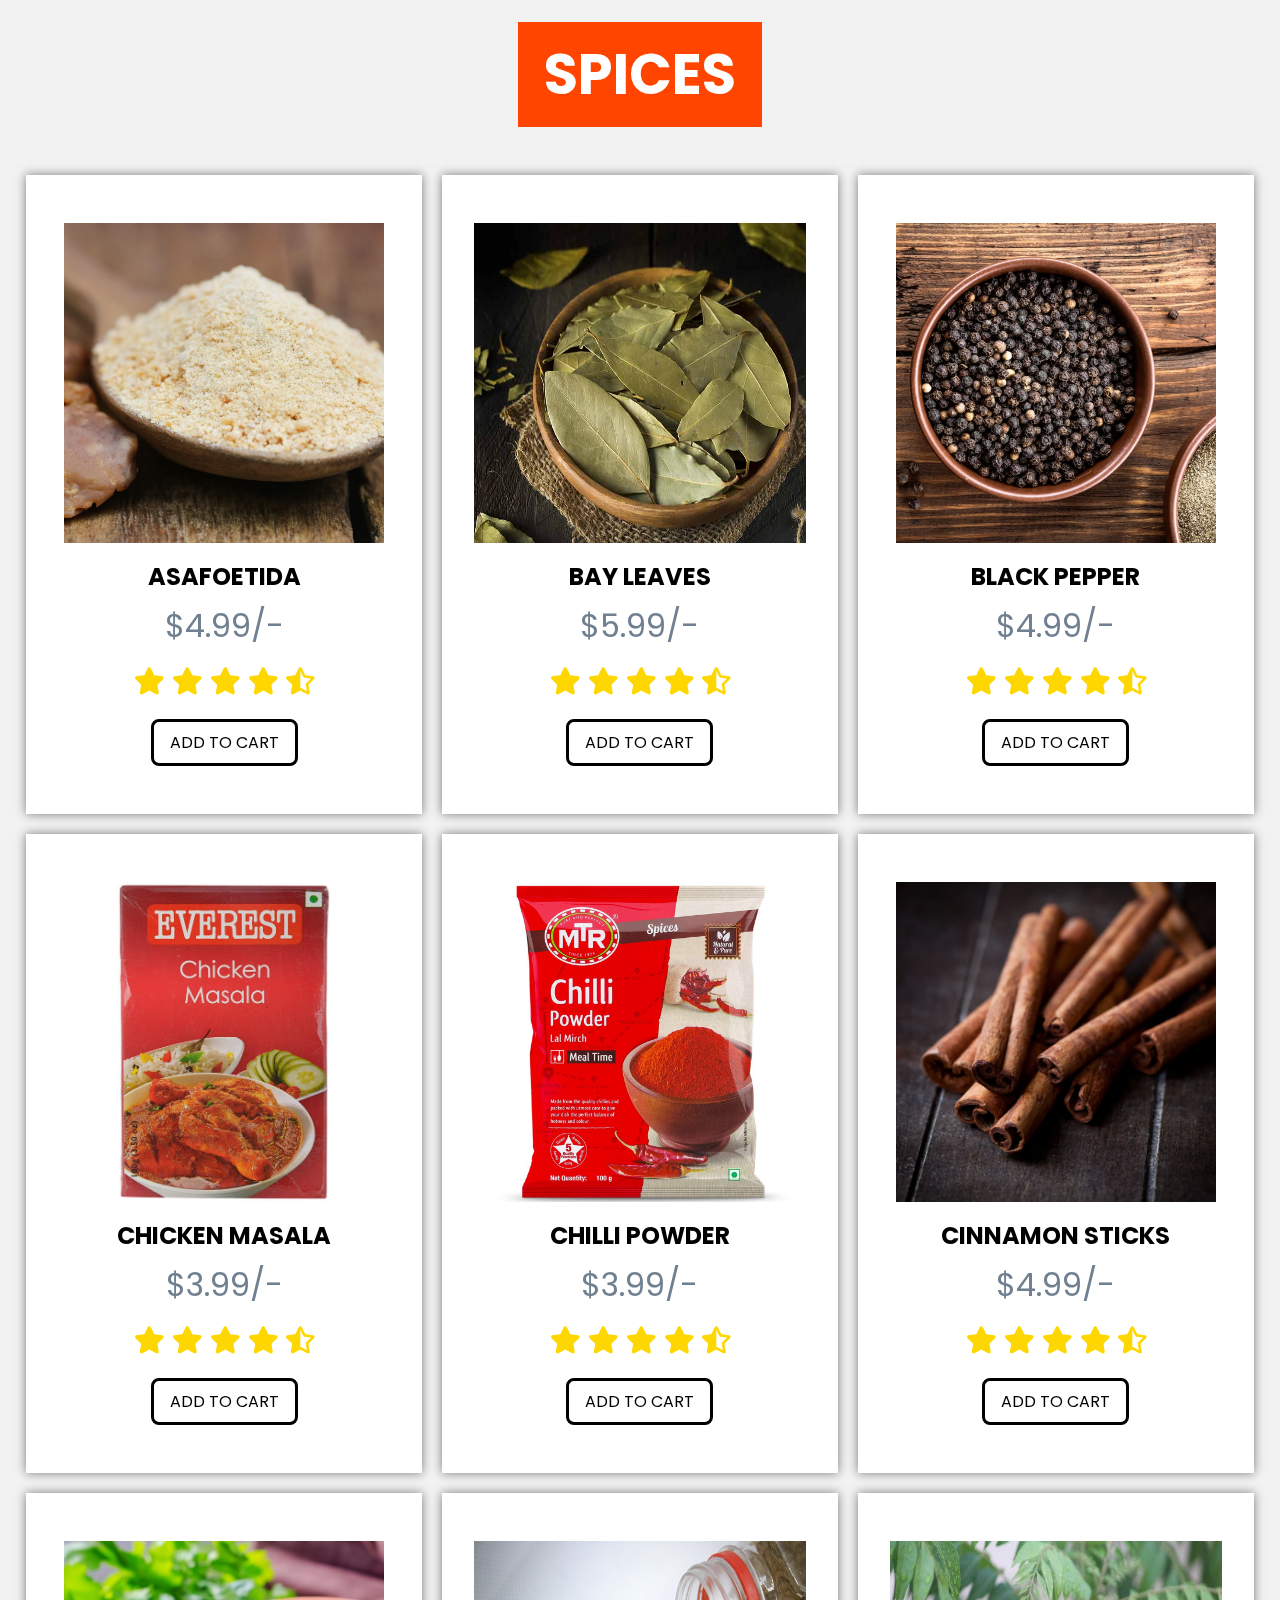
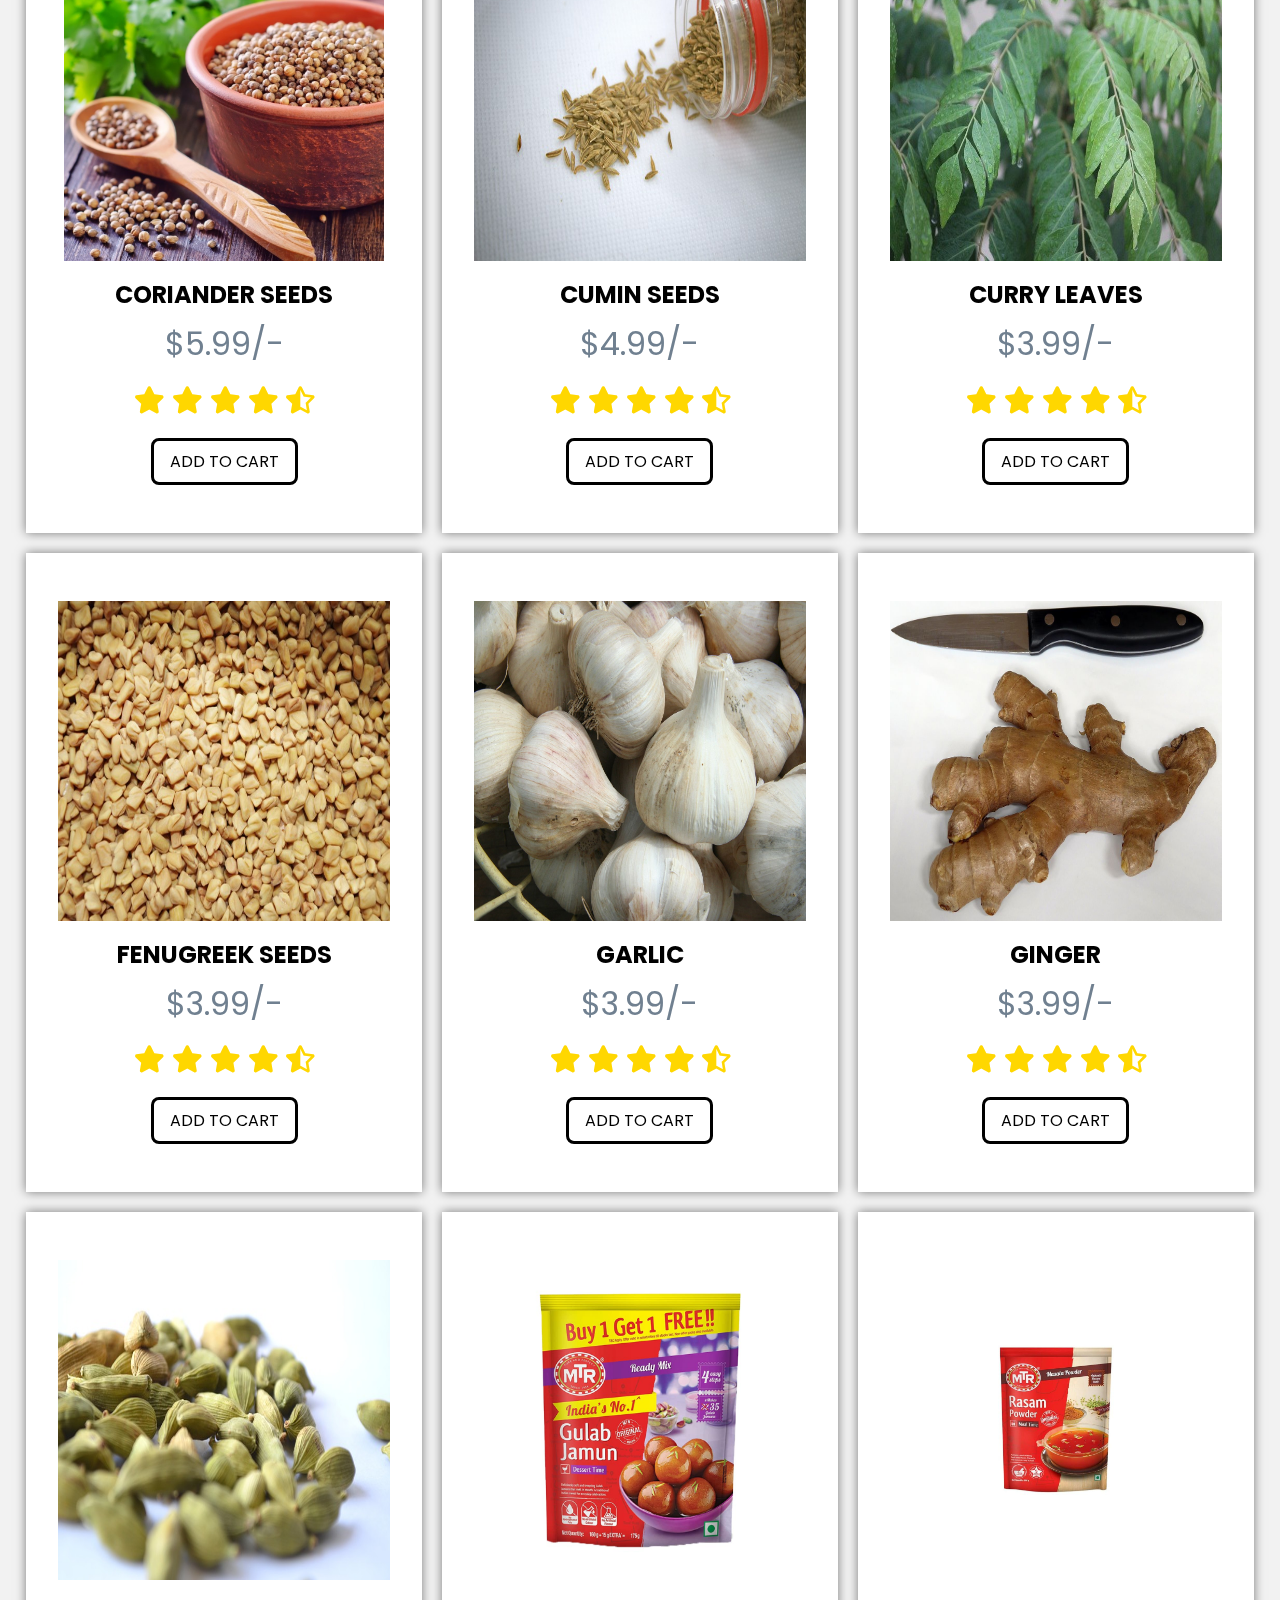
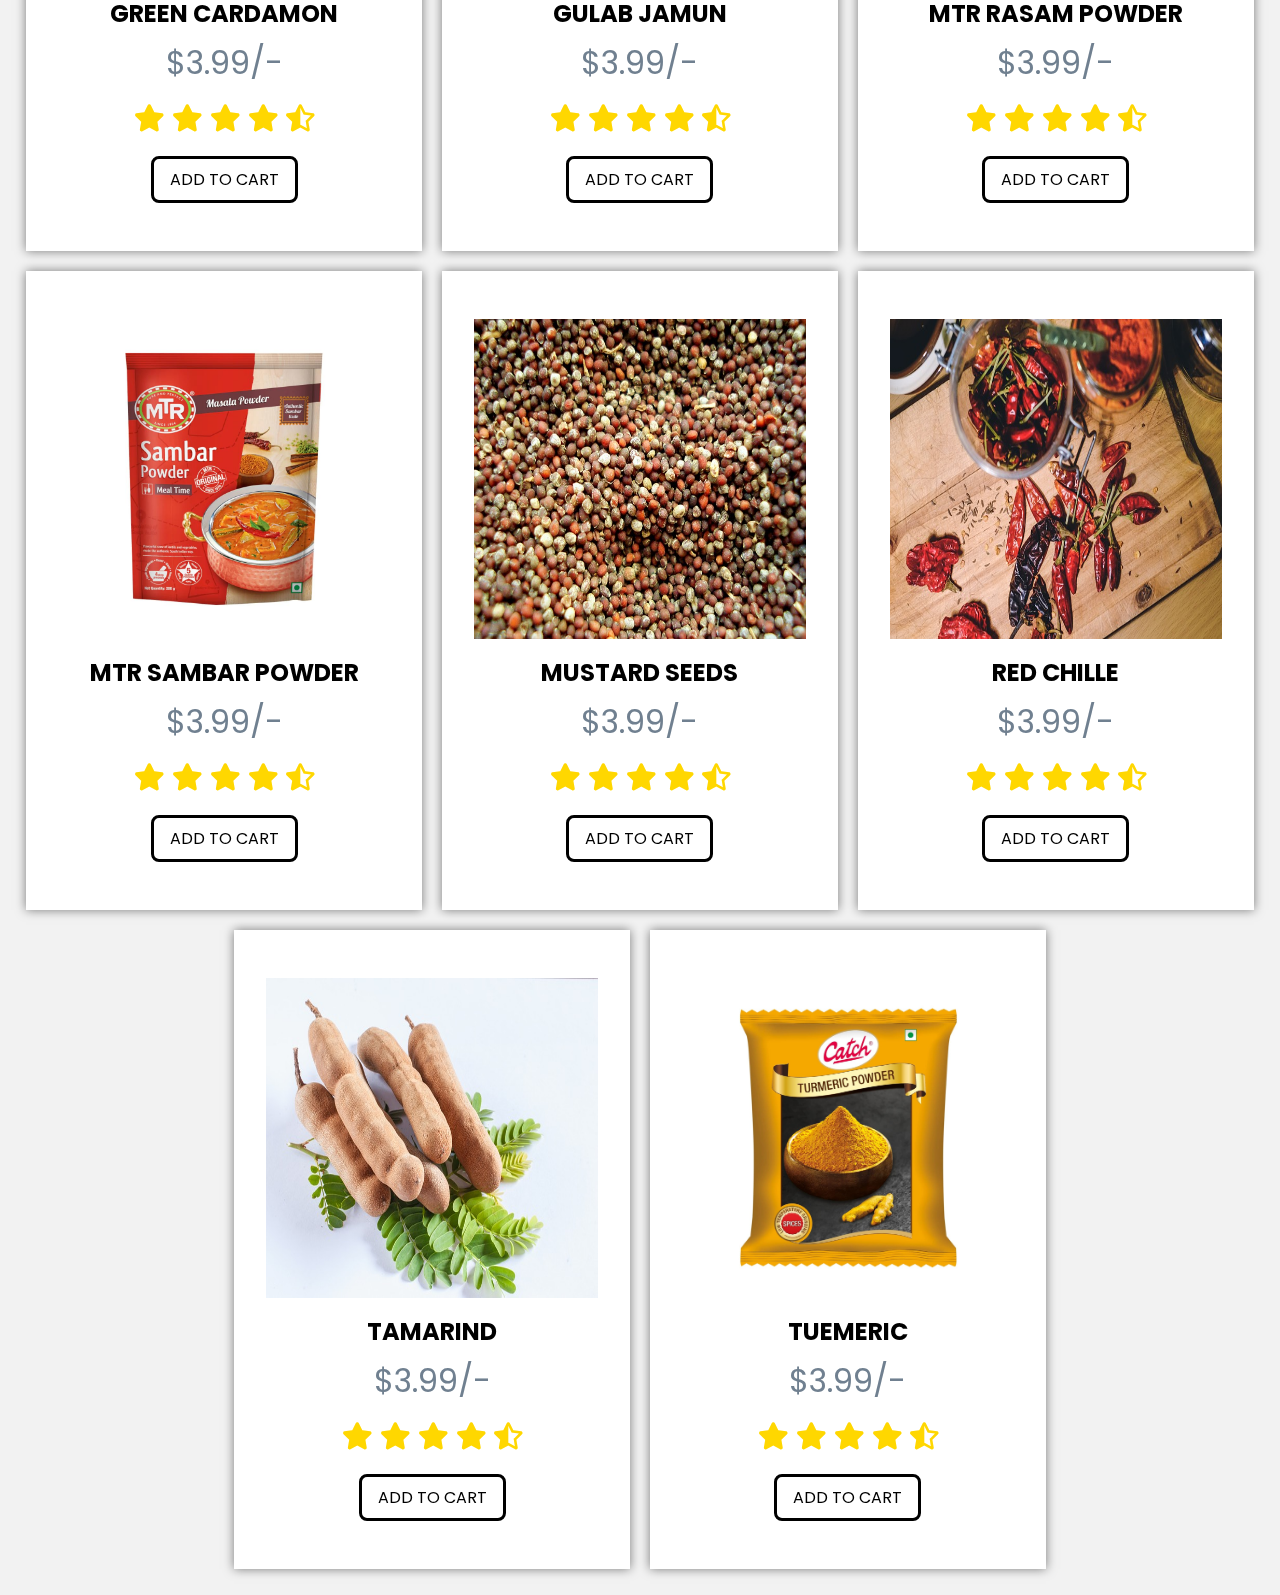
<file: spices.html>
<!DOCTYPE html>
<html lang="en">
<head>
    <meta charset="UTF-8">
    <meta name="viewport" content="width=device-width, initial-scale=1.0">
    <title>SPICES</title>
    <link href="https://cdnjs.cloudflare.com/ajax/libs/font-awesome/5.15.4/css/all.min.css" rel="stylesheet">

    <link rel="stylesheet" href="https://cdn.jsdelivr.net/npm/swiper@11/swiper-bundle.min.css"/>

    <link rel="stylesheet" href="products.css">
</head>
<body>

    <section class="products" id="products">
        <h1 class="heading"> <span>SPICES</span></h1>
        <div class="swiper product-slider">
            <div class="swiper-wrapper">
                <div class="swiper-slide box">
                    <img src="pulses/asafoetida.jpeg" alt="">
                    <h3>asafoetida</h3>
                    <div class="price">$4.99/- </div>
                    <div class="stars">
                        <i class="fas fa-star"></i>
                        <i class="fas fa-star"></i>
                        <i class="fas fa-star"></i>
                        <i class="fas fa-star"></i>
                        <i class="fas fa-star-half-alt"></i>
                    </div>  
                    <a href="#" class="btn">add to cart</a>      
                </div>
    
                <div class="swiper-slide box">
                    <img src="pulses/bay-leaves.jpg" alt="">
                    <h3>bay leaves</h3>
                    <div class="price">$5.99/-</div>
                    <div class="stars">
                        <i class="fas fa-star"></i>
                        <i class="fas fa-star"></i>
                        <i class="fas fa-star"></i>
                        <i class="fas fa-star"></i>
                        <i class="fas fa-star-half-alt"></i>
                    </div>  
                    <a href="#" class="btn">add to cart</a>      
                </div>
    
                <div class="swiper-slide box">
                    <img src="pulses/black pepper.jpeg" alt="">
                    <h3>black pepper</h3>
                    <div class="price">$4.99/- </div>
                    <div class="stars">
                        <i class="fas fa-star"></i>
                        <i class="fas fa-star"></i>
                        <i class="fas fa-star"></i>
                        <i class="fas fa-star"></i>
                        <i class="fas fa-star-half-alt"></i>
                    </div>  
                    <a href="#" class="btn">add to cart</a>      
                </div>
    
                <div class="swiper-slide box">
                    <img src="pulses/chicken masala.jpg" alt="">
                    <h3>chicken masala</h3>
                    <div class="price">$3.99/- </div>
                    <div class="stars">
                        <i class="fas fa-star"></i>
                        <i class="fas fa-star"></i>
                        <i class="fas fa-star"></i>
                        <i class="fas fa-star"></i>
                        <i class="fas fa-star-half-alt"></i>
                    </div>  
                    <a href="#" class="btn">add to cart</a>      
                </div>
    
                <div class="swiper-slide box">
                    <img src="pulses/chilli powder.jpg" alt="">
                    <h3>chilli powder</h3>
                    <div class="price">$3.99/- </div>
                    <div class="stars">
                        <i class="fas fa-star"></i>
                        <i class="fas fa-star"></i>
                        <i class="fas fa-star"></i>
                        <i class="fas fa-star"></i>
                        <i class="fas fa-star-half-alt"></i>
                    </div>  
                    <a href="#" class="btn">add to cart</a>      
                </div>
           
                <div class="swiper-slide box">
                    <img src="pulses/cinnamon sticks.webp" alt="">
                    <h3>cinnamon sticks</h3>
                    <div class="price">$4.99/- </div>
                    <div class="stars">
                        <i class="fas fa-star"></i>
                        <i class="fas fa-star"></i>
                        <i class="fas fa-star"></i>
                        <i class="fas fa-star"></i>
                        <i class="fas fa-star-half-alt"></i>
                    </div>  
                    <a href="#" class="btn">add to cart</a>      
                </div>
    
                <div class="swiper-slide box">
                    <img src="pulses/coriander.jpeg" alt="">
                    <h3>coriander seeds</h3>
                    <div class="price">$5.99/-</div>
                    <div class="stars">
                        <i class="fas fa-star"></i>
                        <i class="fas fa-star"></i>
                        <i class="fas fa-star"></i>
                        <i class="fas fa-star"></i>
                        <i class="fas fa-star-half-alt"></i>
                    </div>  
                    <a href="#" class="btn">add to cart</a>      
                </div>
    
                <div class="swiper-slide box">
                    <img src="pulses/cumin seeds.jpg" alt="">
                    <h3>cumin seeds</h3>
                    <div class="price">$4.99/- </div>
                    <div class="stars">
                        <i class="fas fa-star"></i>
                        <i class="fas fa-star"></i>
                        <i class="fas fa-star"></i>
                        <i class="fas fa-star"></i>
                        <i class="fas fa-star-half-alt"></i>
                    </div>  
                    <a href="#" class="btn">add to cart</a>      
                </div>
    
                <div class="swiper-slide box">
                    <img src="pulses/curry-leaf.jpg" alt="">
                    <h3>curry leaves </h3>
                    <div class="price">$3.99/- </div>
                    <div class="stars">
                        <i class="fas fa-star"></i>
                        <i class="fas fa-star"></i>
                        <i class="fas fa-star"></i>
                        <i class="fas fa-star"></i>
                        <i class="fas fa-star-half-alt"></i>
                    </div>  
                    <a href="#" class="btn">add to cart</a>      
                </div>
    
                <div class="swiper-slide box">
                    <img src="pulses/fenugreek-seeds.jpg" alt="">
                    <h3>fenugreek seeds</h3>
                    <div class="price">$3.99/- </div>
                    <div class="stars">
                        <i class="fas fa-star"></i>
                        <i class="fas fa-star"></i>
                        <i class="fas fa-star"></i>
                        <i class="fas fa-star"></i>
                        <i class="fas fa-star-half-alt"></i>
                    </div>  
                    <a href="#" class="btn">add to cart</a>      
                </div>
    
                <div class="swiper-slide box">
                    <img src="pulses/garlic.jpg" alt="">
                    <h3>garlic</h3>
                    <div class="price">$3.99/- </div>
                    <div class="stars">
                        <i class="fas fa-star"></i>
                        <i class="fas fa-star"></i>
                        <i class="fas fa-star"></i>
                        <i class="fas fa-star"></i>
                        <i class="fas fa-star-half-alt"></i>
                    </div>  
                    <a href="#" class="btn">add to cart</a>      
                </div>
    
                <div class="swiper-slide box">
                    <img src="pulses/ginger.jpg" alt="">
                    <h3>ginger</h3>
                    <div class="price">$3.99/- </div>
                    <div class="stars">
                        <i class="fas fa-star"></i>
                        <i class="fas fa-star"></i>
                        <i class="fas fa-star"></i>
                        <i class="fas fa-star"></i>
                        <i class="fas fa-star-half-alt"></i>
                    </div>  
                    <a href="#" class="btn">add to cart</a>      
                </div>
    
                <div class="swiper-slide box">
                    <img src="pulses/green-cardamom.jpg" alt="">
                    <h3>green cardamon</h3>
                    <div class="price">$3.99/- </div>
                    <div class="stars">
                        <i class="fas fa-star"></i>
                        <i class="fas fa-star"></i>
                        <i class="fas fa-star"></i>
                        <i class="fas fa-star"></i>
                        <i class="fas fa-star-half-alt"></i>
                    </div>  
                    <a href="#" class="btn">add to cart</a>      
                </div>
    
                <div class="swiper-slide box">
                    <img src="pulses/gulab jamun.jpg" alt="">
                    <h3>gulab jamun</h3>
                    <div class="price">$3.99/- </div>
                    <div class="stars">
                        <i class="fas fa-star"></i>
                        <i class="fas fa-star"></i>
                        <i class="fas fa-star"></i>
                        <i class="fas fa-star"></i>
                        <i class="fas fa-star-half-alt"></i>
                    </div>  
                    <a href="#" class="btn">add to cart</a>      
                </div>
    
                <div class="swiper-slide box">
                    <img src="pulses/mtr rasam powder.jpg" alt="">
                    <h3>mtr rasam powder</h3>
                    <div class="price">$3.99/- </div>
                    <div class="stars">
                        <i class="fas fa-star"></i>
                        <i class="fas fa-star"></i>
                        <i class="fas fa-star"></i>
                        <i class="fas fa-star"></i>
                        <i class="fas fa-star-half-alt"></i>
                    </div>  
                    <a href="#" class="btn">add to cart</a>      
                </div>
    
                <div class="swiper-slide box">
                    <img src="pulses/mtr sambar powder.jpg" alt="">
                    <h3>mtr sambar powder</h3>
                    <div class="price">$3.99/- </div>
                    <div class="stars">
                        <i class="fas fa-star"></i>
                        <i class="fas fa-star"></i>
                        <i class="fas fa-star"></i>
                        <i class="fas fa-star"></i>
                        <i class="fas fa-star-half-alt"></i>
                    </div>  
                    <a href="#" class="btn">add to cart</a>      
                </div>
    
                <div class="swiper-slide box">
                    <img src="pulses/mustard-seeds.jpg" alt="">
                    <h3>mustard seeds</h3>
                    <div class="price">$3.99/- </div>
                    <div class="stars">
                        <i class="fas fa-star"></i>
                        <i class="fas fa-star"></i>
                        <i class="fas fa-star"></i>
                        <i class="fas fa-star"></i>
                        <i class="fas fa-star-half-alt"></i>
                    </div>  
                    <a href="#" class="btn">add to cart</a>      
                </div>
    
                <div class="swiper-slide box">
                    <img src="pulses/red chille.jpg" alt="">
                    <h3>red chille</h3>
                    <div class="price">$3.99/- </div>
                    <div class="stars">
                        <i class="fas fa-star"></i>
                        <i class="fas fa-star"></i>
                        <i class="fas fa-star"></i>
                        <i class="fas fa-star"></i>
                        <i class="fas fa-star-half-alt"></i>
                    </div>  
                    <a href="#" class="btn">add to cart</a>      
                </div>
    
                <div class="swiper-slide box">
                    <img src="pulses/tamarind.jpg" alt="">
                    <h3>tamarind</h3>
                    <div class="price">$3.99/- </div>
                    <div class="stars">
                        <i class="fas fa-star"></i>
                        <i class="fas fa-star"></i>
                        <i class="fas fa-star"></i>
                        <i class="fas fa-star"></i>
                        <i class="fas fa-star-half-alt"></i>
                    </div>  
                    <a href="#" class="btn">add to cart</a>      
                </div>
    
                <div class="swiper-slide box">
                    <img src="pulses/tuemeric powder.jpg" alt="">
                    <h3>tuemeric</h3>
                    <div class="price">$3.99/- </div>
                    <div class="stars">
                        <i class="fas fa-star"></i>
                        <i class="fas fa-star"></i>
                        <i class="fas fa-star"></i>
                        <i class="fas fa-star"></i>
                        <i class="fas fa-star-half-alt"></i>
                    </div>  
                    <a href="#" class="btn">add to cart</a>      
                </div>  
            </div>
        </div>
    </section>
    
</body>
</html>
</file>
<file: products.css>
/* CSS for Rices page */

/* General styles */
@import url('https://fonts.googleapis.com/css2?family=Poppins:ital,wght@0,100;0,200;0,300;0,400;0,500;0,600;0,700;0,800;0,900;1,100;1,200;1,300;1,400;1,500;1,600;1,700;1,800;1,900&display=swap');


* {
    box-sizing: border-box;
    margin: 0;
    padding: 0;
}

body {
    font-family: 'Poppins',sans-serif;
    background-color: #f2f2f2;
}

/* Heading styles */
.heading {
    text-align: center;
    padding: 2rem 0;
    font-size: 3.5rem;
    color: black;
}

.heading span {
    background: orangered;
    color: #fff;
    padding: 0.8rem 1.6rem;
}

/* Product slider styles */
.product-slider {
    padding: 1rem;
}

.product-slider .swiper-wrapper {
    display: flex;
    flex-wrap: wrap;
    justify-content: center;
}

.product-slider .swiper-slide {
    flex: 0 0 calc(33.33% - 20px); /* Adjust the width of each product box for column layout */
    margin: 10px; /* Adjust the spacing between each product box */
}

.product-slider .box {
    display: grid;
    place-items: center;
    padding: 3rem 2rem;
    background: white;
    text-align: center;
    box-shadow: 0 0 10px rgba(0, 0, 0, 0.5);
    transition: box-shadow 0.3s ease;
}

.product-slider .box:hover {
    box-shadow: 0 0 20px rgba(0, 0, 0, 0.8);
}

.product-slider .box img {
    height: 20rem;
    margin-bottom: 1rem;
    mix-blend-mode: multiply;
    max-width: 100%;
    max-height: 100%;
    display: block;
}

.product-slider .box h3 {
    font-size: 1.5rem;
    color: #000;
    text-transform: uppercase;
    margin-bottom: 0.5rem;
}

.product-slider .box .price {
    font-size: 2rem;
    color: slategrey;
    text-transform: capitalize;
    margin-bottom: 0.2rem;
}

.product-slider .box .stars {
    font-size: 1.7rem;
    color: gold;
    margin-top: 0.5rem;
    text-transform: capitalize;
}

/* Button styles */
.btn {
    margin-top: 1rem;
    display: inline-block;
    padding: 0.5rem 1rem;
    font-size: 1rem;
    border-radius: 0.5rem;
    border: 0.2rem solid black;
    color: black;
    cursor: pointer;
    text-transform: uppercase;
    text-decoration: none;
}

.btn:hover {
    background: orangered;
    color: #fff;
}
</file>
